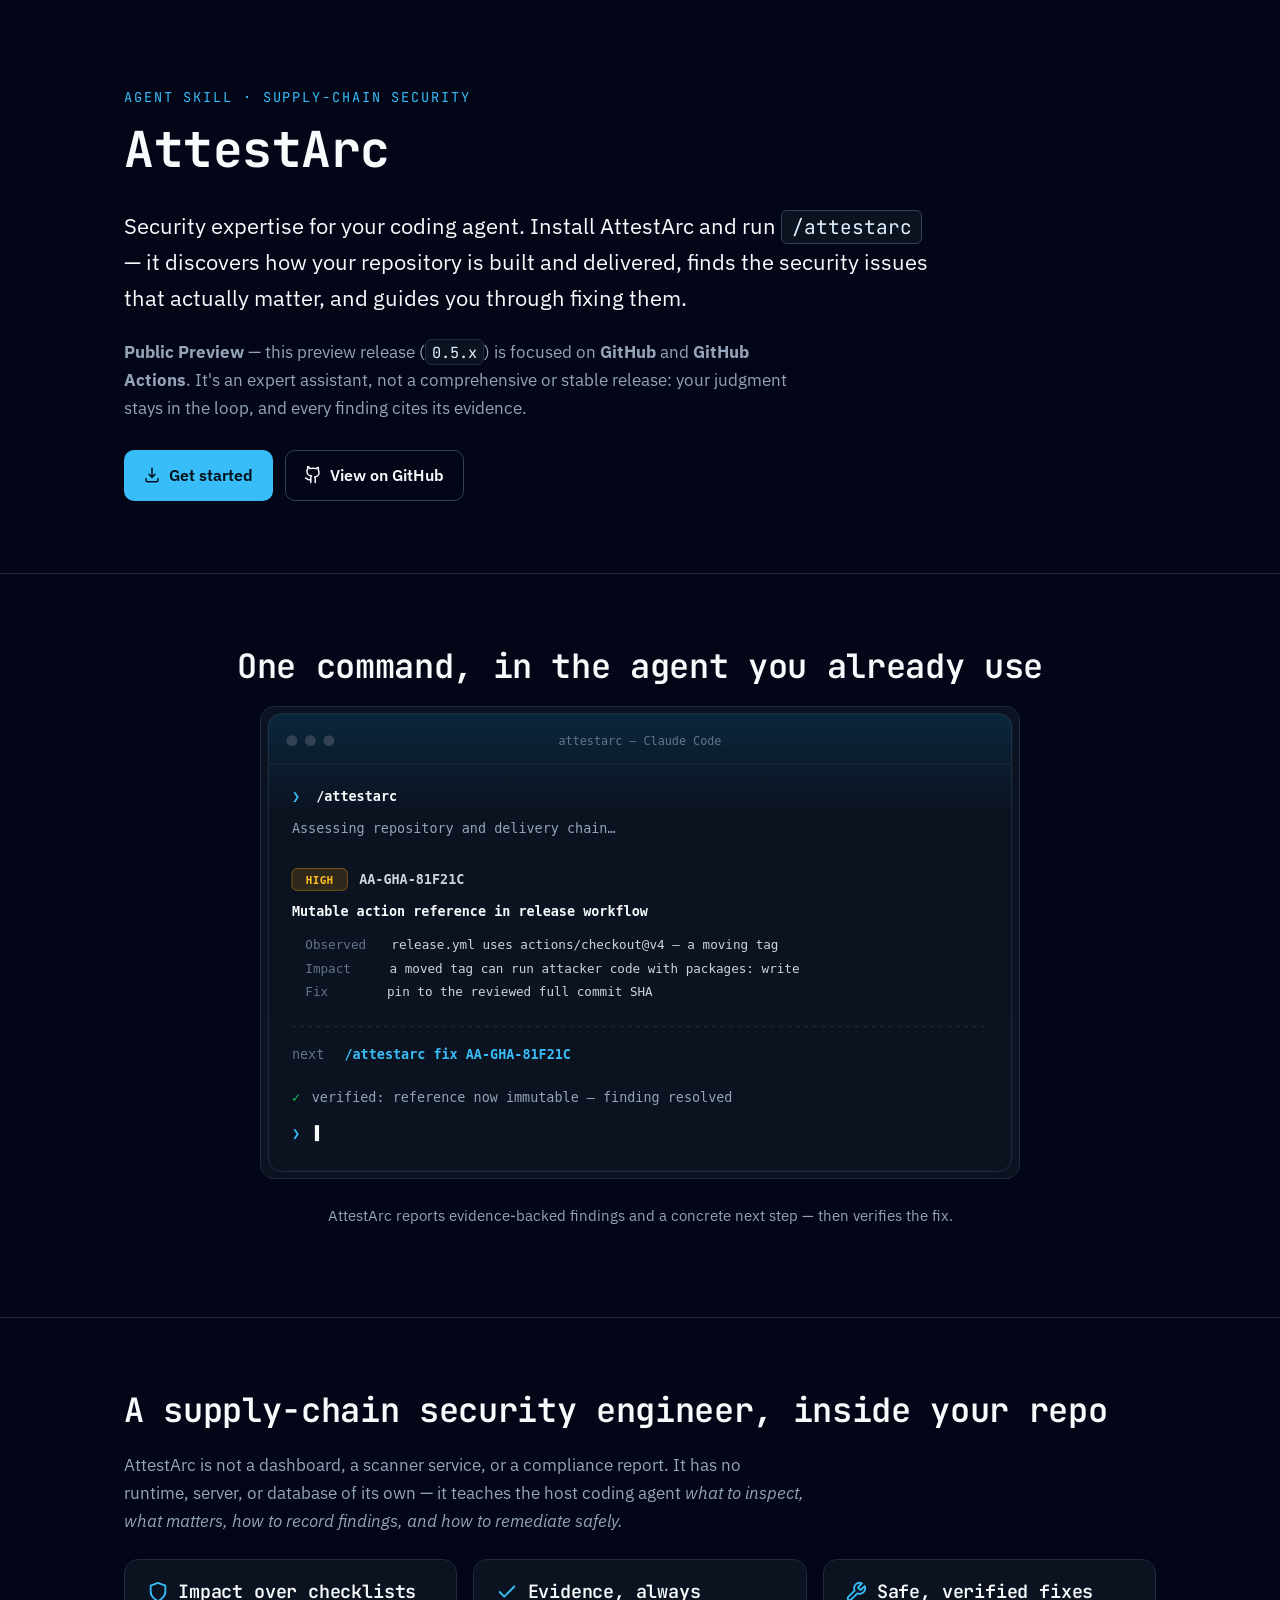
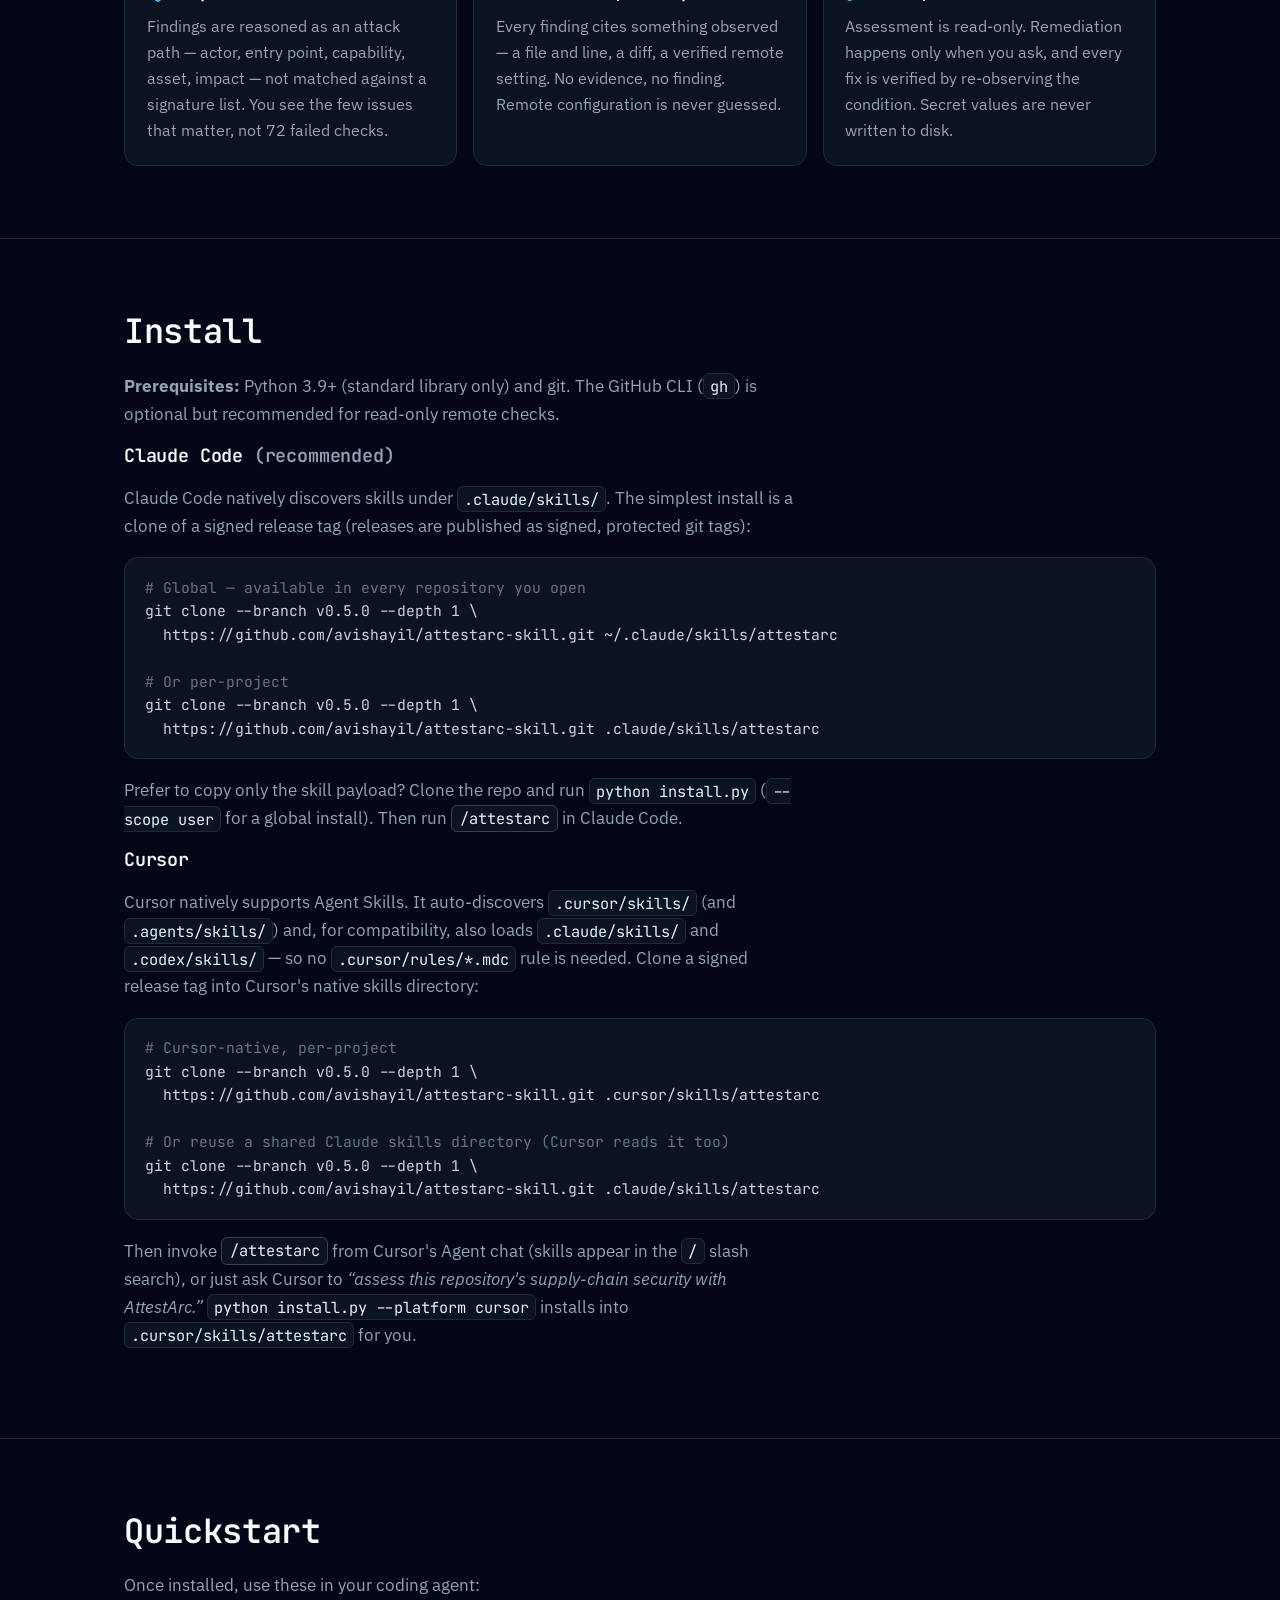
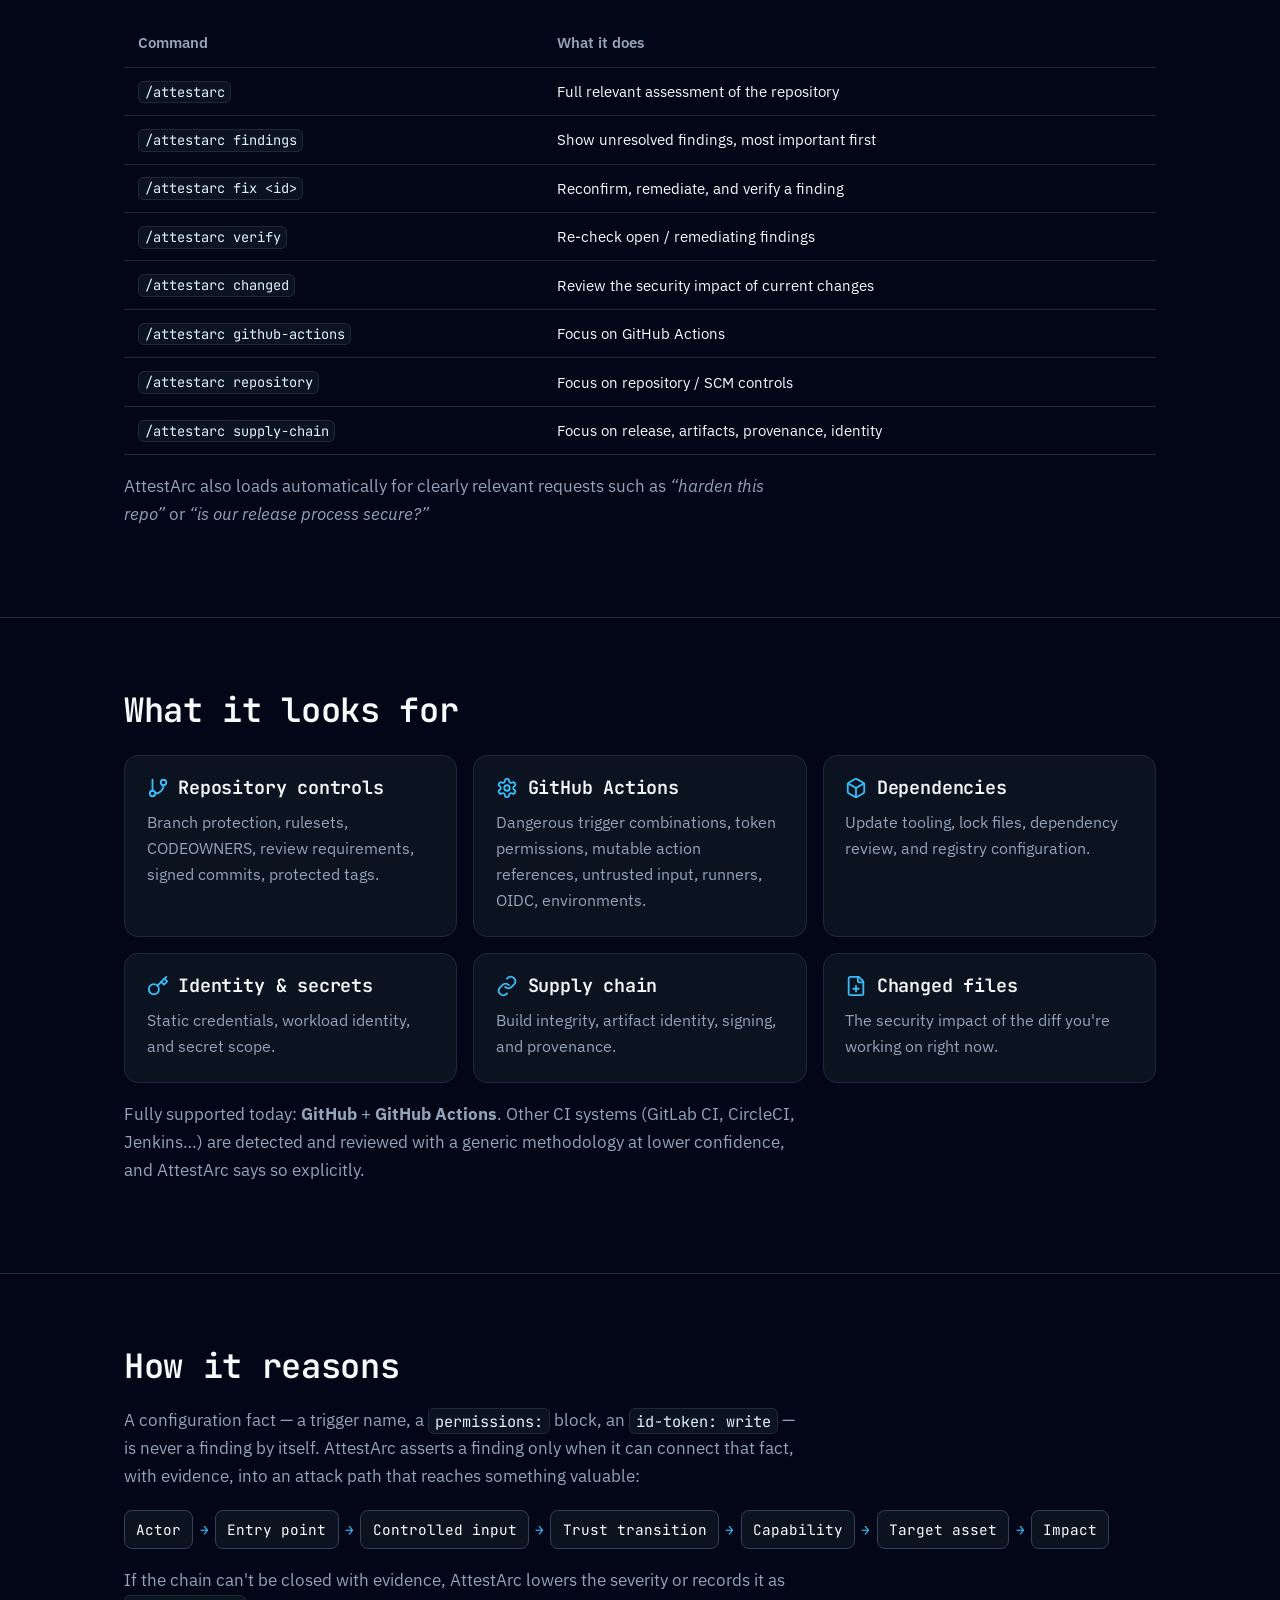
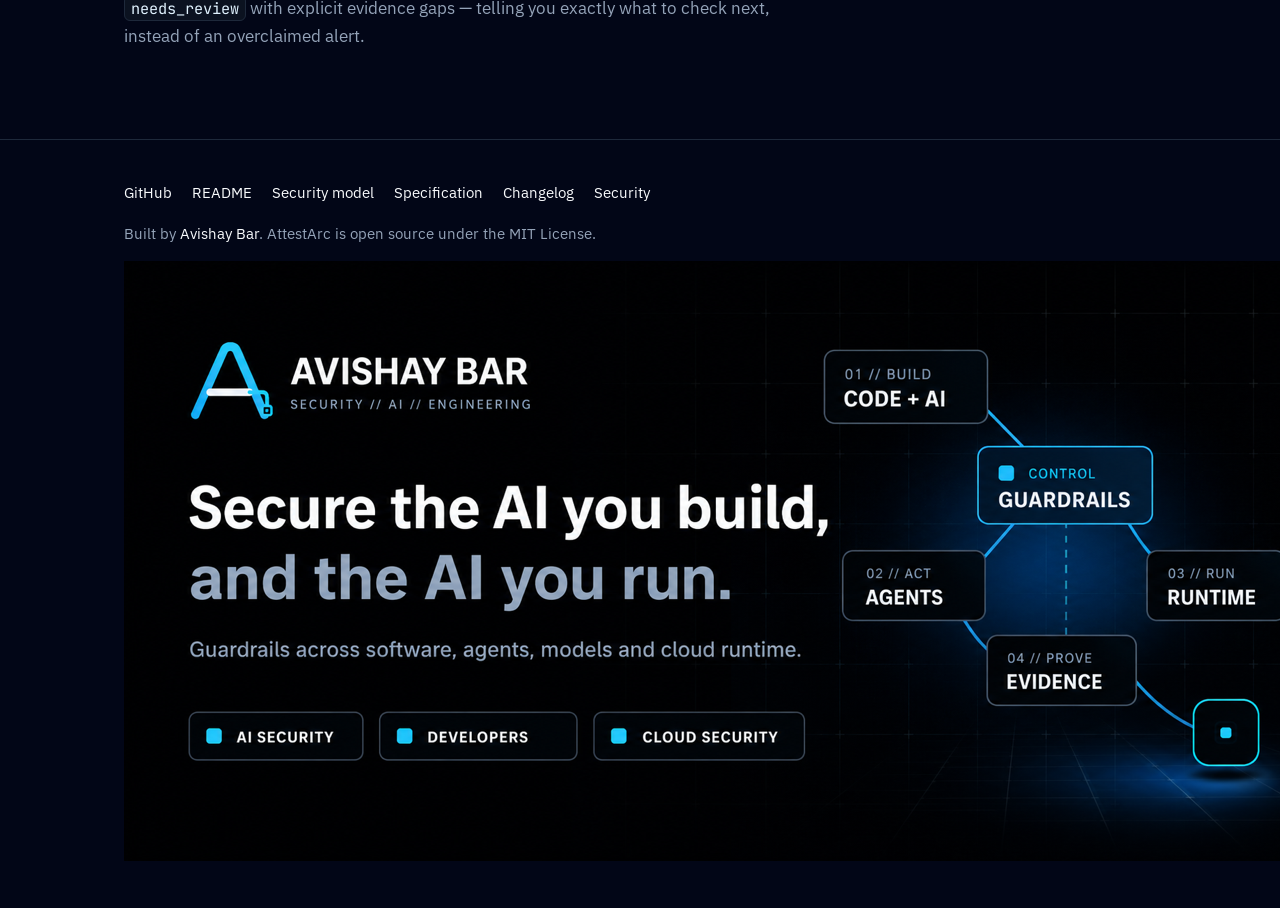
<file: docs/index.html>
<!DOCTYPE html>
<html lang="en">
<head>
  <meta charset="utf-8">
  <meta name="viewport" content="width=device-width, initial-scale=1">
  <title>AttestArc — supply-chain security for your coding agent</title>
  <meta name="description" content="AttestArc is an installable Agent Skill that turns Claude Code (or Cursor) into a software supply-chain security engineer for your repository and CI/CD — evidence-based findings and safe, verified remediation. No scanner service.">
  <link rel="icon" href="favicon.svg" type="image/svg+xml">

  <meta property="og:title" content="AttestArc — supply-chain security for your coding agent">
  <meta property="og:description" content="Evidence-based repository and CI/CD security assessment and remediation, inside the coding agent you already use.">
  <meta property="og:type" content="website">
  <meta property="og:url" content="https://avishay.co.il/attestarc-skill/">
  <link rel="canonical" href="https://avishay.co.il/attestarc-skill/">

  <link rel="preconnect" href="https://fonts.googleapis.com">
  <link rel="preconnect" href="https://fonts.gstatic.com" crossorigin>
  <link href="https://fonts.googleapis.com/css2?family=IBM+Plex+Sans:wght@300;400;500;600;700&family=JetBrains+Mono:wght@400;500;600;700&display=swap" rel="stylesheet">
  <link rel="stylesheet" href="styles.css">
</head>
<body>
  <a class="skip-link" href="#main">Skip to content</a>

  <main id="main">

    <!-- 1. Intro + the /attestarc IDE image -->
    <section class="intro" aria-labelledby="intro-h">
      <div class="container">
        <p class="eyebrow">Agent Skill · Supply-chain security</p>
        <h1 id="intro-h">AttestArc</h1>
        <p class="lede">Security expertise for your coding agent. Install AttestArc and run
          <code class="command-inline">/attestarc</code> — it discovers how your repository is
          built and delivered, finds the security issues that actually matter, and guides you
          through fixing them.</p>
        <p class="muted"><strong>Public Preview</strong> — this preview release (<code>0.5.x</code>)
          is focused on <strong>GitHub</strong> and <strong>GitHub Actions</strong>. It's an expert
          assistant, not a comprehensive or stable release: your judgment stays in the loop, and
          every finding cites its evidence.</p>

        <div class="cta-row">
          <a class="btn btn-primary" href="#install">
            <svg viewBox="0 0 24 24" fill="none" stroke="currentColor" stroke-width="2" stroke-linecap="round" stroke-linejoin="round" aria-hidden="true"><path d="M12 3v12"/><path d="m8 11 4 4 4-4"/><path d="M4 17v2a2 2 0 0 0 2 2h12a2 2 0 0 0 2-2v-2"/></svg>
            Get started
          </a>
          <a class="btn btn-ghost" href="https://github.com/avishayil/attestarc-skill" target="_blank" rel="noopener">
            <svg viewBox="0 0 24 24" fill="none" stroke="currentColor" stroke-width="2" stroke-linecap="round" stroke-linejoin="round" aria-hidden="true"><path d="M15 22v-4a4.8 4.8 0 0 0-1-3.5c3 0 6-2 6-5.5.08-1.25-.27-2.48-1-3.5.28-1.15.28-2.35 0-3.5 0 0-1 0-3 1.5-2.64-.5-5.36-.5-8 0C6 .5 5 .5 5 .5c-.3 1.15-.3 2.35 0 3.5A5.4 5.4 0 0 0 4 7.5C4 11 7 13 10 13a4.8 4.8 0 0 0-1 3.5V22"/><path d="M9 18c-4.51 2-5-2-7-2"/></svg>
            View on GitHub
          </a>
        </div>
      </div>
    </section>

    <section class="showcase" aria-labelledby="showcase-h">
      <div class="container">
        <h2 id="showcase-h" class="reveal">One command, in the agent you already use</h2>
        <figure class="reveal">
          <img src="assets/attestarc-cli.svg" width="900" height="560"
               alt="Terminal showing the /attestarc command: it reports a HIGH-severity finding AA-GHA-81F21C — a mutable action reference in the release workflow — with the observed evidence, why it matters, the recommended fix, and a suggested next step, then confirms the fix as resolved.">
          <figcaption>AttestArc reports evidence-backed findings and a concrete next step — then verifies the fix.</figcaption>
        </figure>
      </div>
    </section>

    <!-- 3a. Value proposition -->
    <section aria-labelledby="value-h">
      <div class="container">
        <h2 id="value-h" class="reveal">A supply-chain security engineer, inside your repo</h2>
        <p class="muted reveal">AttestArc is not a dashboard, a scanner service, or a compliance report.
          It has no runtime, server, or database of its own — it teaches the host coding agent
          <em>what to inspect, what matters, how to record findings, and how to remediate safely.</em></p>

        <div class="grid cols-3">
          <article class="card reveal">
            <h3><span class="icon" aria-hidden="true"><svg viewBox="0 0 24 24" fill="none" stroke="currentColor" stroke-width="2" stroke-linecap="round" stroke-linejoin="round"><path d="M12 22s8-4 8-10V5l-8-3-8 3v7c0 6 8 10 8 10Z"/></svg></span>Impact over checklists</h3>
            <p>Findings are reasoned as an attack path — actor, entry point, capability, asset, impact — not matched against a signature list. You see the few issues that matter, not 72 failed checks.</p>
          </article>
          <article class="card reveal">
            <h3><span class="icon" aria-hidden="true"><svg viewBox="0 0 24 24" fill="none" stroke="currentColor" stroke-width="2" stroke-linecap="round" stroke-linejoin="round"><path d="M20 6 9 17l-5-5"/></svg></span>Evidence, always</h3>
            <p>Every finding cites something observed — a file and line, a diff, a verified remote setting. No evidence, no finding. Remote configuration is never guessed.</p>
          </article>
          <article class="card reveal">
            <h3><span class="icon" aria-hidden="true"><svg viewBox="0 0 24 24" fill="none" stroke="currentColor" stroke-width="2" stroke-linecap="round" stroke-linejoin="round"><path d="M14.7 6.3a1 1 0 0 0 0 1.4l1.6 1.6a1 1 0 0 0 1.4 0l3.77-3.77a6 6 0 0 1-7.94 7.94l-6.91 6.91a2.12 2.12 0 0 1-3-3l6.91-6.91a6 6 0 0 1 7.94-7.94l-3.76 3.76Z"/></svg></span>Safe, verified fixes</h3>
            <p>Assessment is read-only. Remediation happens only when you ask, and every fix is verified by re-observing the condition. Secret values are never written to disk.</p>
          </article>
        </div>
      </div>
    </section>

    <!-- 3b. Install -->
    <section id="install" aria-labelledby="install-h">
      <div class="container">
        <h2 id="install-h" class="reveal">Install</h2>
        <p class="muted reveal"><strong>Prerequisites:</strong> Python 3.9+ (standard library only) and git.
          The GitHub CLI (<code>gh</code>) is optional but recommended for read-only remote checks.</p>

        <h3 class="reveal">Claude Code <span class="muted">(recommended)</span></h3>
        <p class="muted reveal">Claude Code natively discovers skills under <code>.claude/skills/</code>.
          The simplest install is a clone of a signed release tag (releases are published as
          signed, protected git tags):</p>
        <pre class="reveal"><code><span class="comment"># Global — available in every repository you open</span>
git clone --branch v0.5.0 --depth 1 \
  https://github.com/avishayil/attestarc-skill.git ~/.claude/skills/attestarc

<span class="comment"># Or per-project</span>
git clone --branch v0.5.0 --depth 1 \
  https://github.com/avishayil/attestarc-skill.git .claude/skills/attestarc</code></pre>
        <p class="muted reveal">Prefer to copy only the skill payload? Clone the repo and run
          <code>python install.py</code> (<code>--scope user</code> for a global install). Then run
          <code class="command-inline">/attestarc</code> in Claude Code.</p>

        <h3 class="reveal">Cursor</h3>
        <p class="muted reveal">Cursor natively supports Agent Skills. It auto-discovers
          <code>.cursor/skills/</code> (and <code>.agents/skills/</code>) and, for compatibility,
          also loads <code>.claude/skills/</code> and <code>.codex/skills/</code> — so no
          <code>.cursor/rules/*.mdc</code> rule is needed. Clone a signed release tag into Cursor's
          native skills directory:</p>
        <pre class="reveal"><code><span class="comment"># Cursor-native, per-project</span>
git clone --branch v0.5.0 --depth 1 \
  https://github.com/avishayil/attestarc-skill.git .cursor/skills/attestarc

<span class="comment"># Or reuse a shared Claude skills directory (Cursor reads it too)</span>
git clone --branch v0.5.0 --depth 1 \
  https://github.com/avishayil/attestarc-skill.git .claude/skills/attestarc</code></pre>
        <p class="muted reveal">Then invoke <code class="command-inline">/attestarc</code> from Cursor's
          Agent chat (skills appear in the <code>/</code> slash search), or just ask Cursor to
          <em>“assess this repository's supply-chain security with AttestArc.”</em>
          <code>python install.py --platform cursor</code> installs into <code>.cursor/skills/attestarc</code>
          for you.</p>
      </div>
    </section>

    <!-- 3c. Quickstart commands -->
    <section aria-labelledby="quickstart-h">
      <div class="container">
        <h2 id="quickstart-h" class="reveal">Quickstart</h2>
        <p class="muted reveal">Once installed, use these in your coding agent:</p>
        <div class="table-wrap reveal">
          <table>
            <thead><tr><th scope="col">Command</th><th scope="col">What it does</th></tr></thead>
            <tbody>
              <tr><td><code>/attestarc</code></td><td>Full relevant assessment of the repository</td></tr>
              <tr><td><code>/attestarc findings</code></td><td>Show unresolved findings, most important first</td></tr>
              <tr><td><code>/attestarc fix &lt;id&gt;</code></td><td>Reconfirm, remediate, and verify a finding</td></tr>
              <tr><td><code>/attestarc verify</code></td><td>Re-check open / remediating findings</td></tr>
              <tr><td><code>/attestarc changed</code></td><td>Review the security impact of current changes</td></tr>
              <tr><td><code>/attestarc github-actions</code></td><td>Focus on GitHub Actions</td></tr>
              <tr><td><code>/attestarc repository</code></td><td>Focus on repository / SCM controls</td></tr>
              <tr><td><code>/attestarc supply-chain</code></td><td>Focus on release, artifacts, provenance, identity</td></tr>
            </tbody>
          </table>
        </div>
        <p class="muted reveal">AttestArc also loads automatically for clearly relevant requests such as
          <em>“harden this repo”</em> or <em>“is our release process secure?”</em></p>
      </div>
    </section>

    <!-- 3d. What it looks for -->
    <section aria-labelledby="looks-h">
      <div class="container">
        <h2 id="looks-h" class="reveal">What it looks for</h2>
        <div class="grid cols-3">
          <article class="card reveal"><h3><span class="icon" aria-hidden="true"><svg viewBox="0 0 24 24" fill="none" stroke="currentColor" stroke-width="2" stroke-linecap="round" stroke-linejoin="round"><line x1="6" y1="3" x2="6" y2="15"/><circle cx="18" cy="6" r="3"/><circle cx="6" cy="18" r="3"/><path d="M18 9a9 9 0 0 1-9 9"/></svg></span>Repository controls</h3><p>Branch protection, rulesets, CODEOWNERS, review requirements, signed commits, protected tags.</p></article>
          <article class="card reveal"><h3><span class="icon" aria-hidden="true"><svg viewBox="0 0 24 24" fill="none" stroke="currentColor" stroke-width="2" stroke-linecap="round" stroke-linejoin="round"><path d="M12.22 2h-.44a2 2 0 0 0-2 2v.18a2 2 0 0 1-1 1.73l-.43.25a2 2 0 0 1-2 0l-.15-.08a2 2 0 0 0-2.73.73l-.22.38a2 2 0 0 0 .73 2.73l.15.1a2 2 0 0 1 1 1.72v.51a2 2 0 0 1-1 1.74l-.15.09a2 2 0 0 0-.73 2.73l.22.38a2 2 0 0 0 2.73.73l.15-.08a2 2 0 0 1 2 0l.43.25a2 2 0 0 1 1 1.73V20a2 2 0 0 0 2 2h.44a2 2 0 0 0 2-2v-.18a2 2 0 0 1 1-1.73l.43-.25a2 2 0 0 1 2 0l.15.08a2 2 0 0 0 2.73-.73l.22-.39a2 2 0 0 0-.73-2.73l-.15-.08a2 2 0 0 1-1-1.74v-.5a2 2 0 0 1 1-1.74l.15-.09a2 2 0 0 0 .73-2.73l-.22-.38a2 2 0 0 0-2.73-.73l-.15.08a2 2 0 0 1-2 0l-.43-.25a2 2 0 0 1-1-1.73V4a2 2 0 0 0-2-2Z"/><circle cx="12" cy="12" r="3"/></svg></span>GitHub Actions</h3><p>Dangerous trigger combinations, token permissions, mutable action references, untrusted input, runners, OIDC, environments.</p></article>
          <article class="card reveal"><h3><span class="icon" aria-hidden="true"><svg viewBox="0 0 24 24" fill="none" stroke="currentColor" stroke-width="2" stroke-linecap="round" stroke-linejoin="round"><path d="M21 8a2 2 0 0 0-1-1.73l-7-4a2 2 0 0 0-2 0l-7 4A2 2 0 0 0 3 8v8a2 2 0 0 0 1 1.73l7 4a2 2 0 0 0 2 0l7-4A2 2 0 0 0 21 16Z"/><path d="m3.3 7 8.7 5 8.7-5"/><path d="M12 22V12"/></svg></span>Dependencies</h3><p>Update tooling, lock files, dependency review, and registry configuration.</p></article>
          <article class="card reveal"><h3><span class="icon" aria-hidden="true"><svg viewBox="0 0 24 24" fill="none" stroke="currentColor" stroke-width="2" stroke-linecap="round" stroke-linejoin="round"><circle cx="7.5" cy="15.5" r="5.5"/><path d="m21 2-9.6 9.6"/><path d="m15.5 7.5 3 3L22 7l-3-3"/></svg></span>Identity &amp; secrets</h3><p>Static credentials, workload identity, and secret scope.</p></article>
          <article class="card reveal"><h3><span class="icon" aria-hidden="true"><svg viewBox="0 0 24 24" fill="none" stroke="currentColor" stroke-width="2" stroke-linecap="round" stroke-linejoin="round"><path d="M10 13a5 5 0 0 0 7 0l3-3a5 5 0 0 0-7-7l-1 1"/><path d="M14 11a5 5 0 0 0-7 0l-3 3a5 5 0 0 0 7 7l1-1"/></svg></span>Supply chain</h3><p>Build integrity, artifact identity, signing, and provenance.</p></article>
          <article class="card reveal"><h3><span class="icon" aria-hidden="true"><svg viewBox="0 0 24 24" fill="none" stroke="currentColor" stroke-width="2" stroke-linecap="round" stroke-linejoin="round"><path d="M15 2H6a2 2 0 0 0-2 2v16a2 2 0 0 0 2 2h12a2 2 0 0 0 2-2V7Z"/><path d="M14 2v4a2 2 0 0 0 2 2h4"/><path d="M12 12v6"/><path d="M9 15h6"/></svg></span>Changed files</h3><p>The security impact of the diff you're working on right now.</p></article>
        </div>
        <p class="muted reveal">Fully supported today: <strong>GitHub</strong> + <strong>GitHub Actions</strong>.
          Other CI systems (GitLab CI, CircleCI, Jenkins…) are detected and reviewed with a generic
          methodology at lower confidence, and AttestArc says so explicitly.</p>
      </div>
    </section>

    <!-- 3e. How it reasons -->
    <section aria-labelledby="reason-h">
      <div class="container">
        <h2 id="reason-h" class="reveal">How it reasons</h2>
        <p class="muted reveal">A configuration fact — a trigger name, a <code>permissions:</code> block,
          an <code>id-token: write</code> — is never a finding by itself. AttestArc asserts a finding only
          when it can connect that fact, with evidence, into an attack path that reaches something valuable:</p>
        <div class="chain reveal" role="img" aria-label="Reasoning chain: actor, then entry point, then attacker-controlled input, then trust transition, then capability, then target asset, then security impact.">
          <span class="node">Actor</span><span class="arrow">→</span>
          <span class="node">Entry point</span><span class="arrow">→</span>
          <span class="node">Controlled input</span><span class="arrow">→</span>
          <span class="node">Trust transition</span><span class="arrow">→</span>
          <span class="node">Capability</span><span class="arrow">→</span>
          <span class="node">Target asset</span><span class="arrow">→</span>
          <span class="node">Impact</span>
        </div>
        <p class="muted reveal">If the chain can't be closed with evidence, AttestArc lowers the severity or
          records it as <code>needs_review</code> with explicit evidence gaps — telling you exactly what to
          check next, instead of an overclaimed alert.</p>
      </div>
    </section>

  </main>

  <footer>
    <div class="container footer-inner">
      <div class="footer-text">
        <nav class="links" aria-label="Project links">
          <a href="https://github.com/avishayil/attestarc-skill" target="_blank" rel="noopener">GitHub</a>
          <a href="https://github.com/avishayil/attestarc-skill#readme" target="_blank" rel="noopener">README</a>
          <a href="security.html">Security model</a>
          <a href="https://github.com/avishayil/attestarc-skill/blob/main/SPECIFICATION.md" target="_blank" rel="noopener">Specification</a>
          <a href="https://github.com/avishayil/attestarc-skill/blob/main/CHANGELOG.md" target="_blank" rel="noopener">Changelog</a>
          <a href="https://github.com/avishayil/attestarc-skill/blob/main/SECURITY.md" target="_blank" rel="noopener">Security</a>
        </nav>
        <p>Built by <a href="https://avishay.co.il" target="_blank" rel="noopener">Avishay Bar</a>.
          AttestArc is open source under the MIT License.</p>
      </div>
      <a class="footer-brand" href="https://avishay.co.il" target="_blank" rel="noopener"
         aria-label="Avishay Bar — Security // AI // Engineering">
        <img src="assets/hero.png" width="1200" height="600"
             alt="Avishay Bar — Security // AI // Engineering">
      </a>
    </div>
  </footer>

  <script>
    // Subtle scroll-reveal; skipped entirely when the user prefers reduced motion.
    (function () {
      var reduce = window.matchMedia && window.matchMedia('(prefers-reduced-motion: reduce)').matches;
      var els = document.querySelectorAll('.reveal');
      if (reduce || !('IntersectionObserver' in window)) {
        els.forEach(function (el) { el.classList.add('in'); });
        return;
      }
      var io = new IntersectionObserver(function (entries) {
        entries.forEach(function (e) {
          if (e.isIntersecting) { e.target.classList.add('in'); io.unobserve(e.target); }
        });
      }, { rootMargin: '0px 0px -10% 0px' });
      els.forEach(function (el) { io.observe(el); });
    })();
  </script>
</body>
</html>
</file>
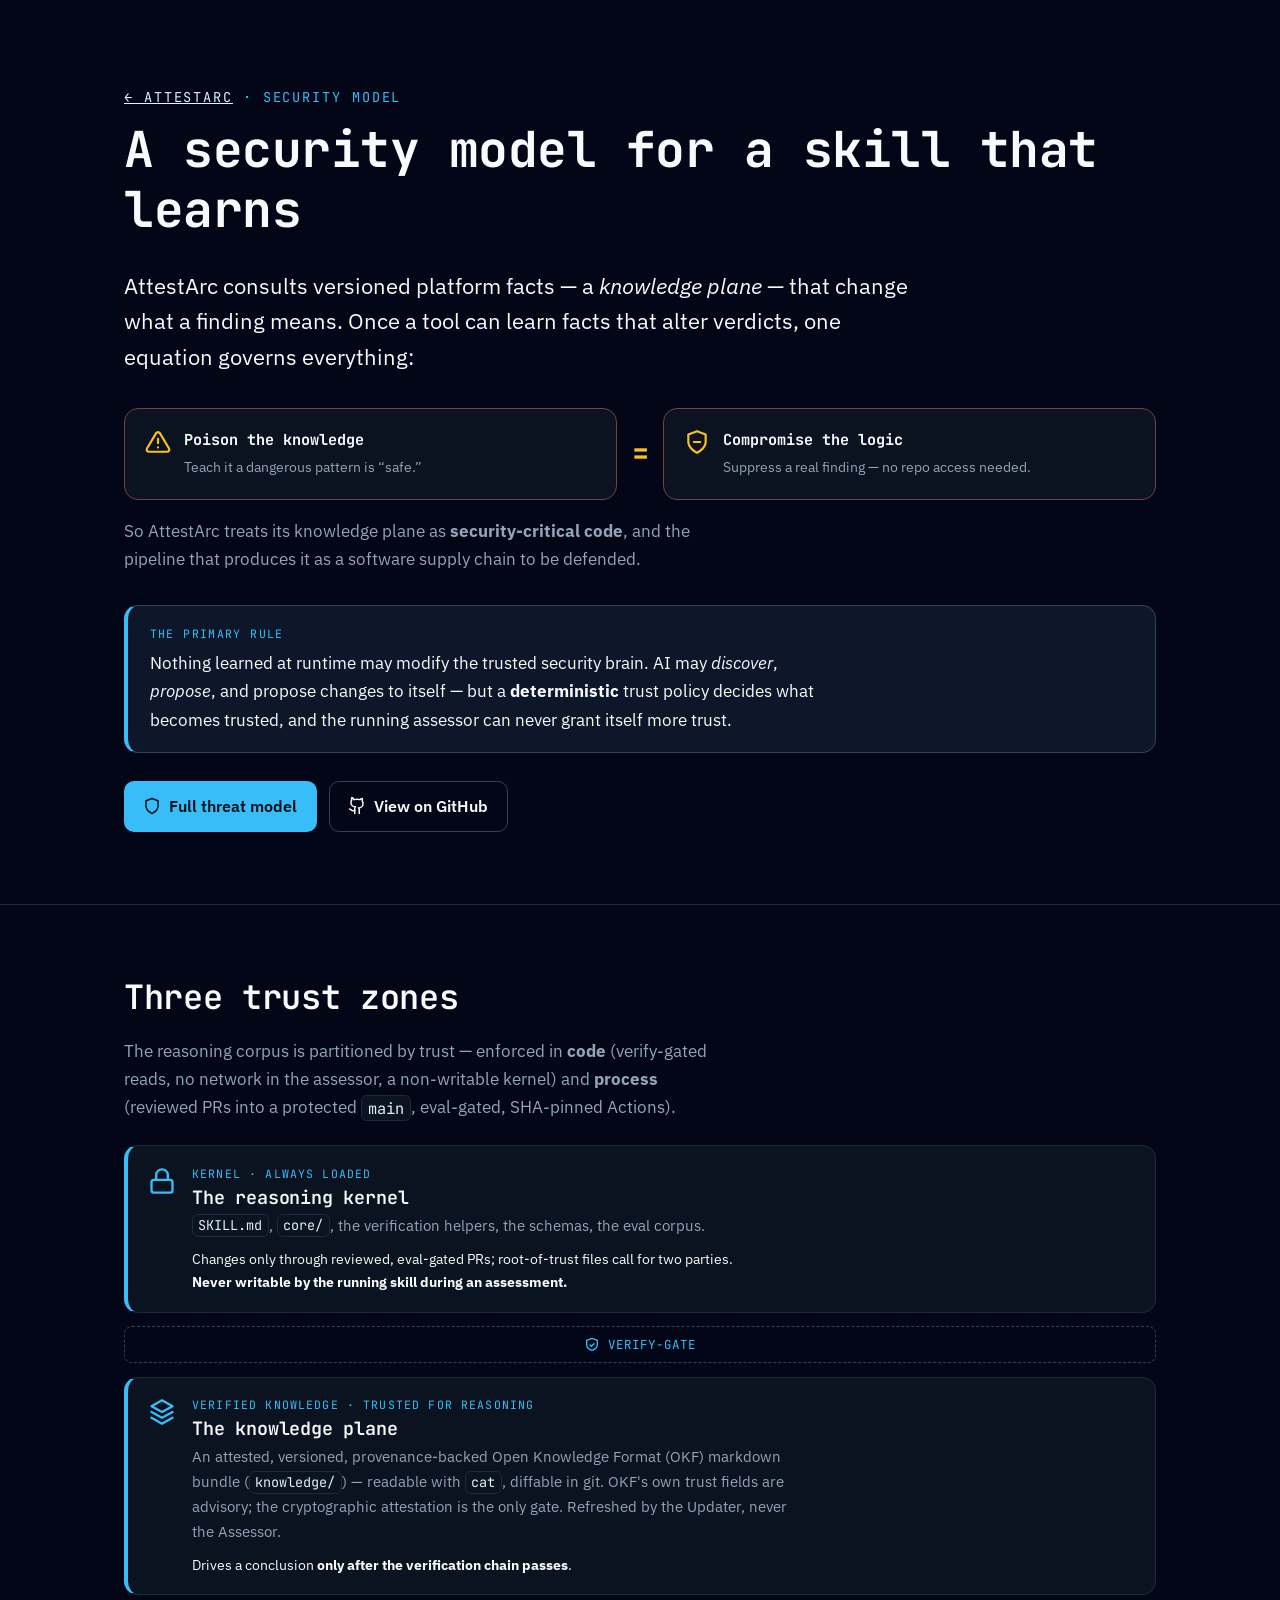
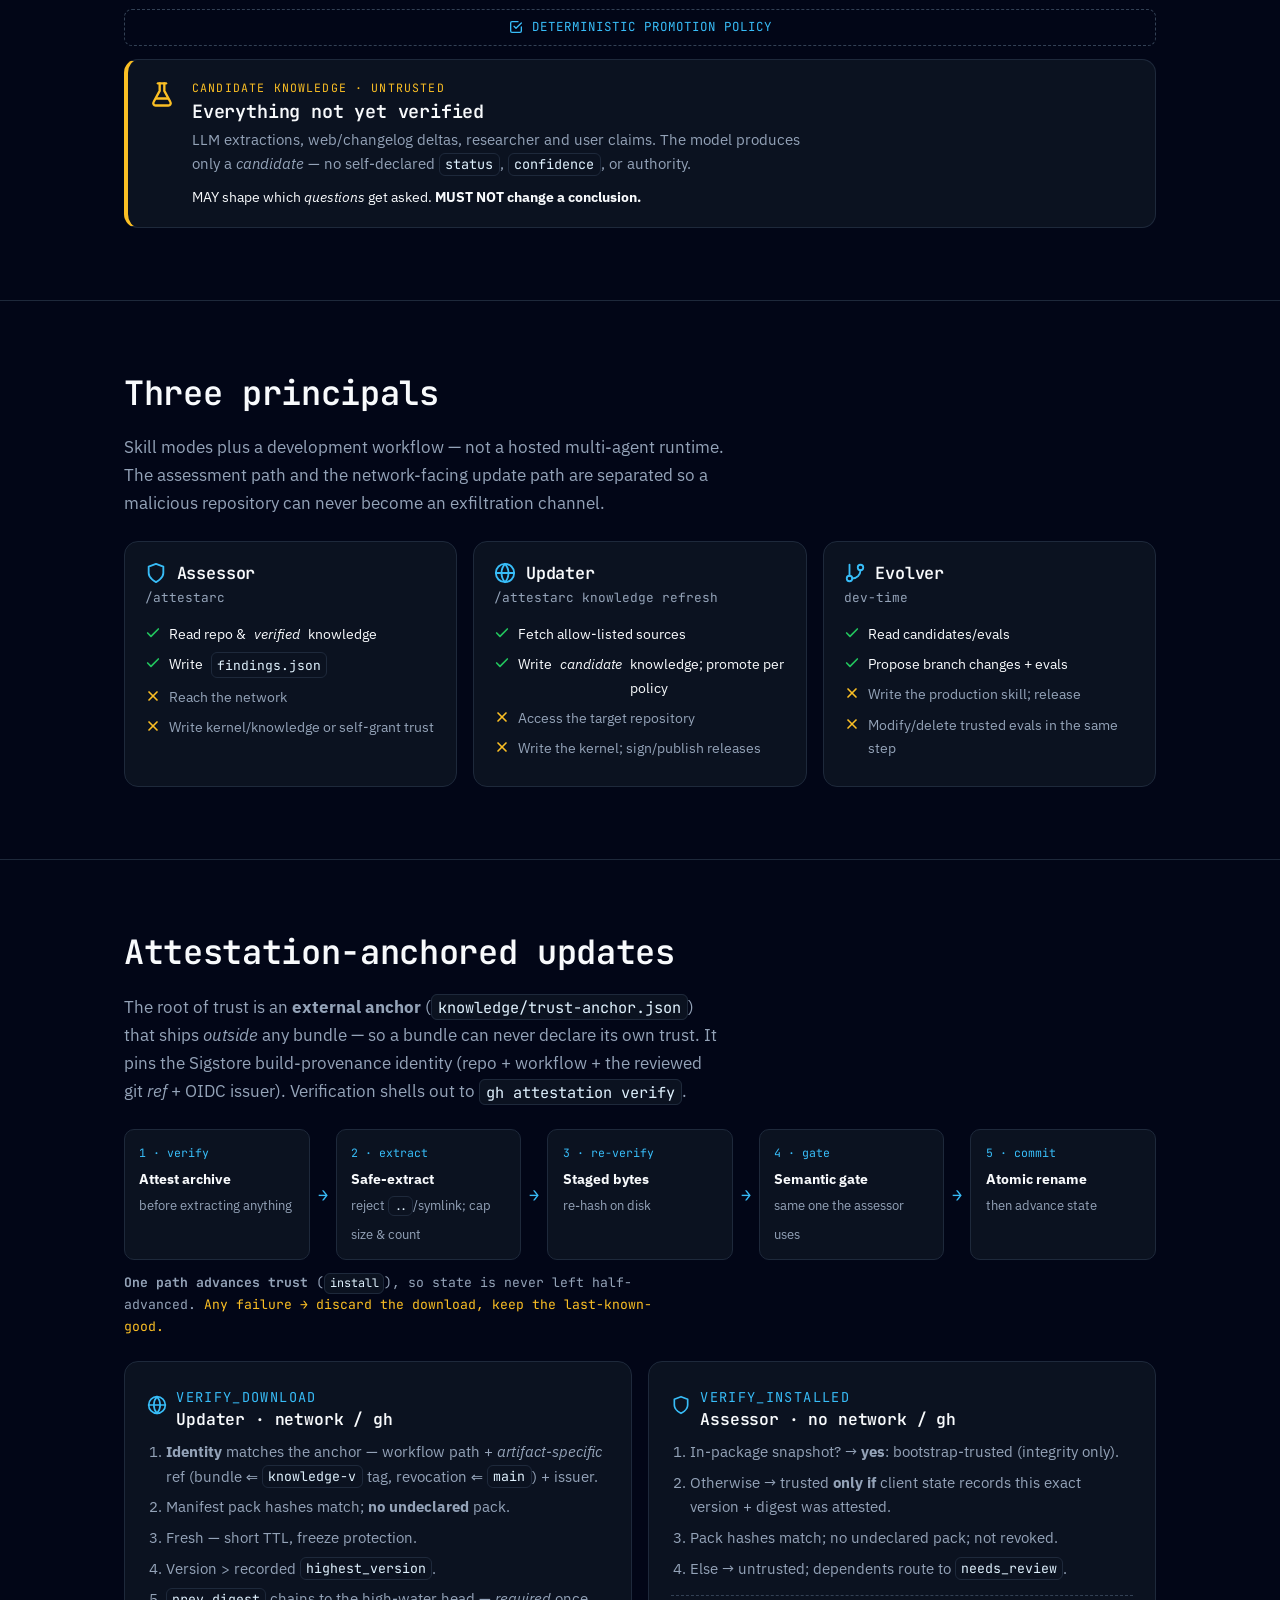
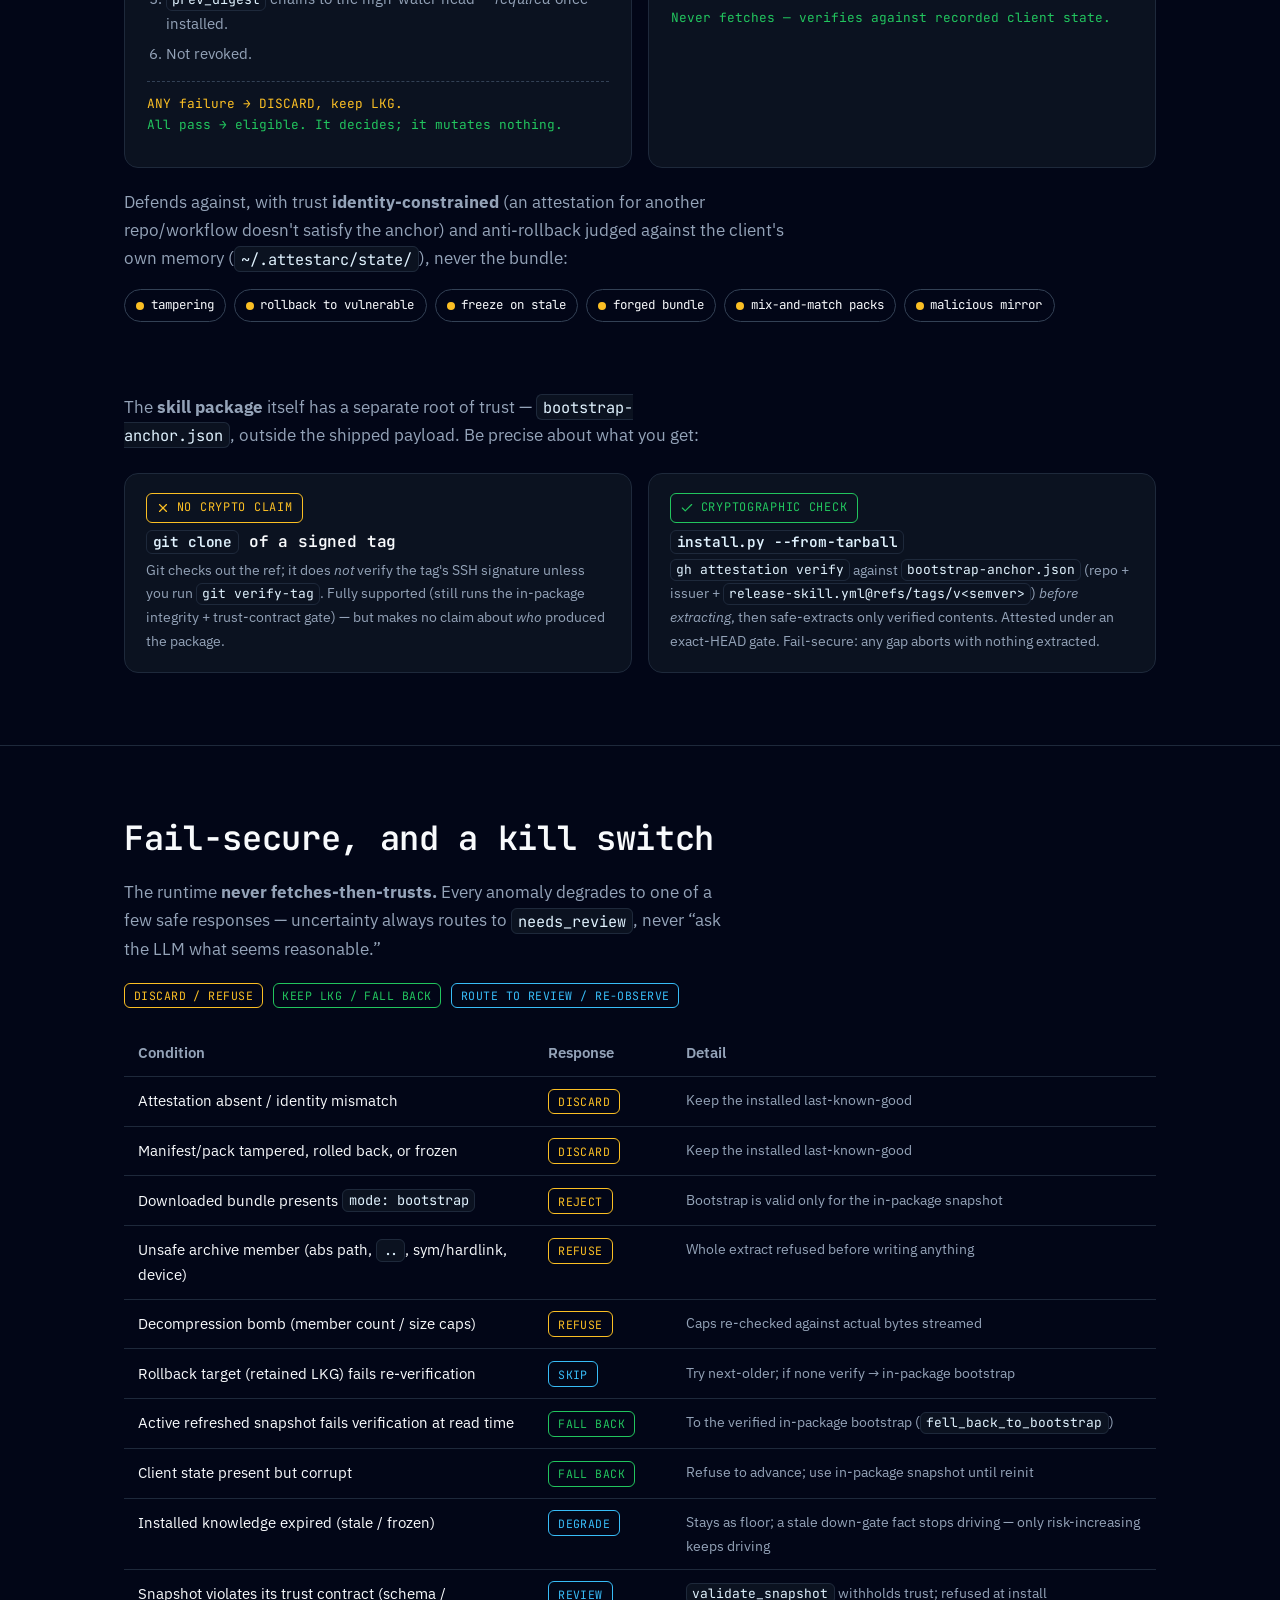
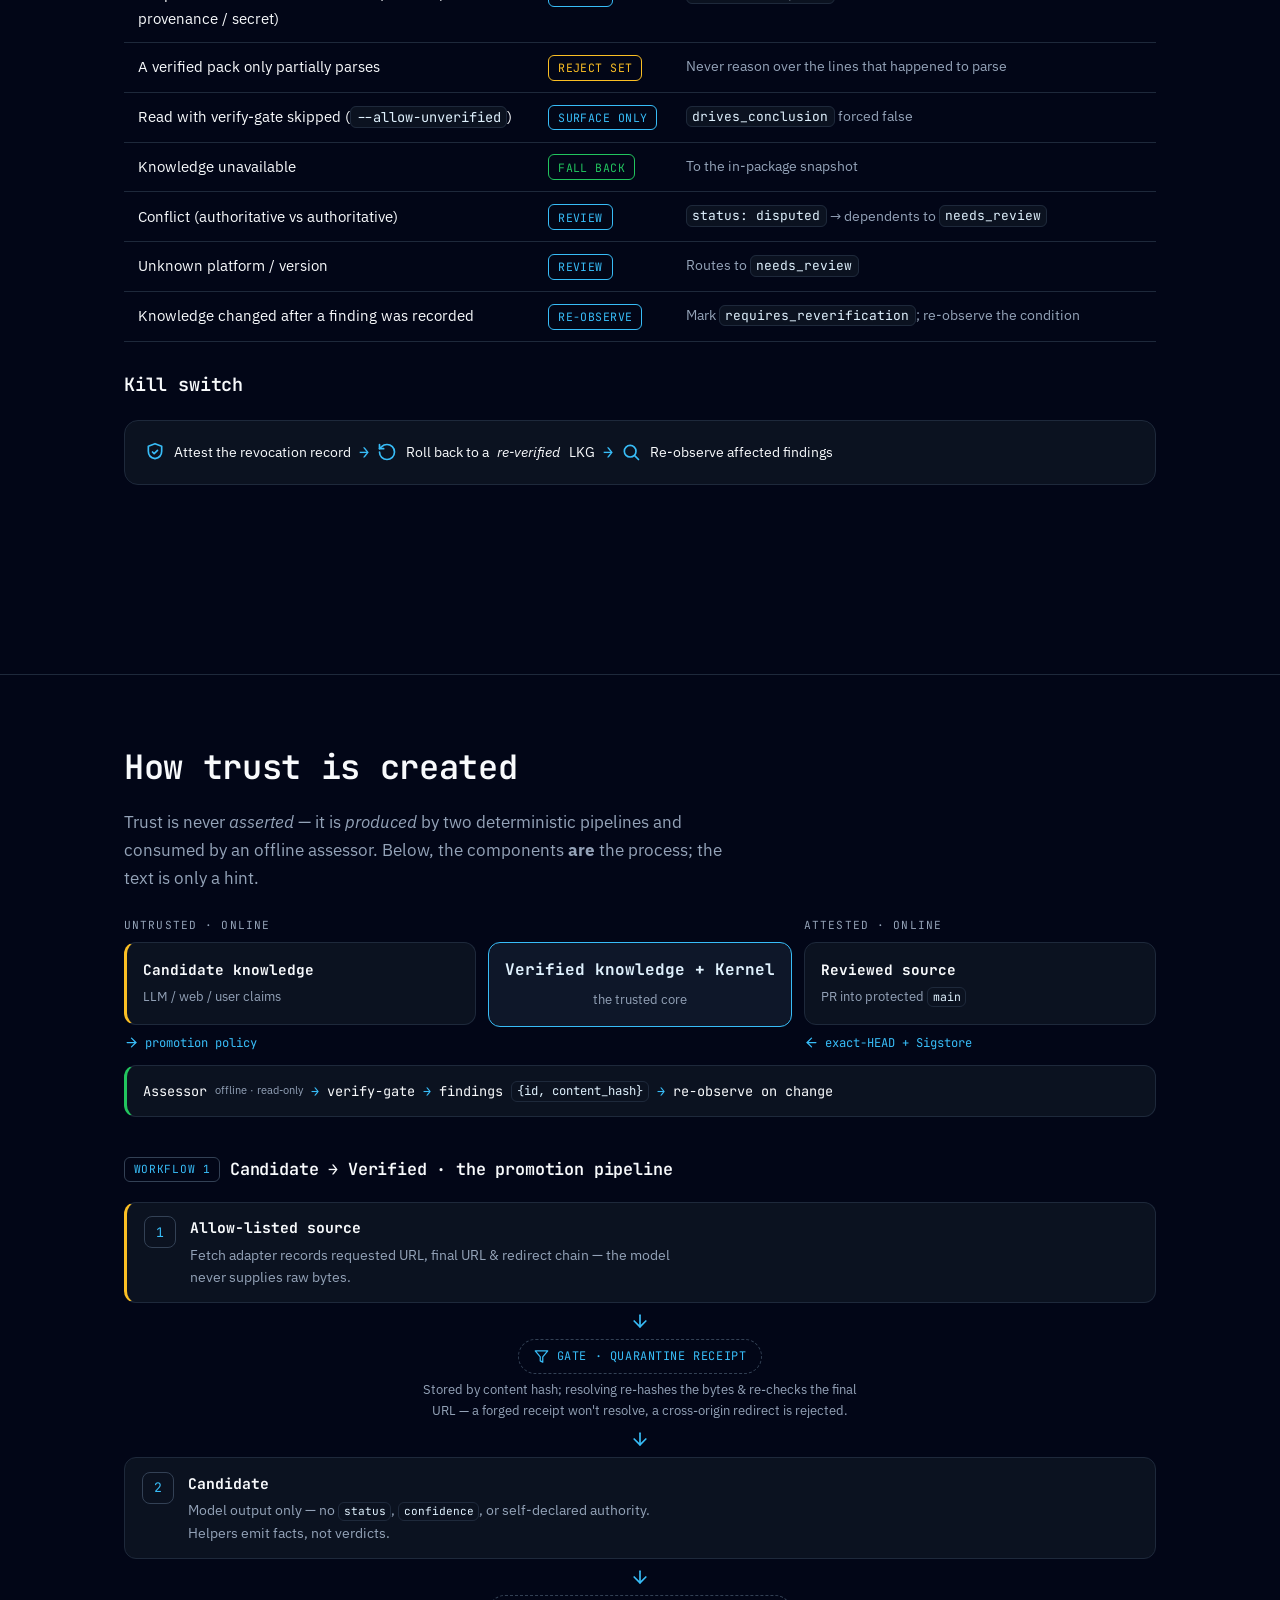
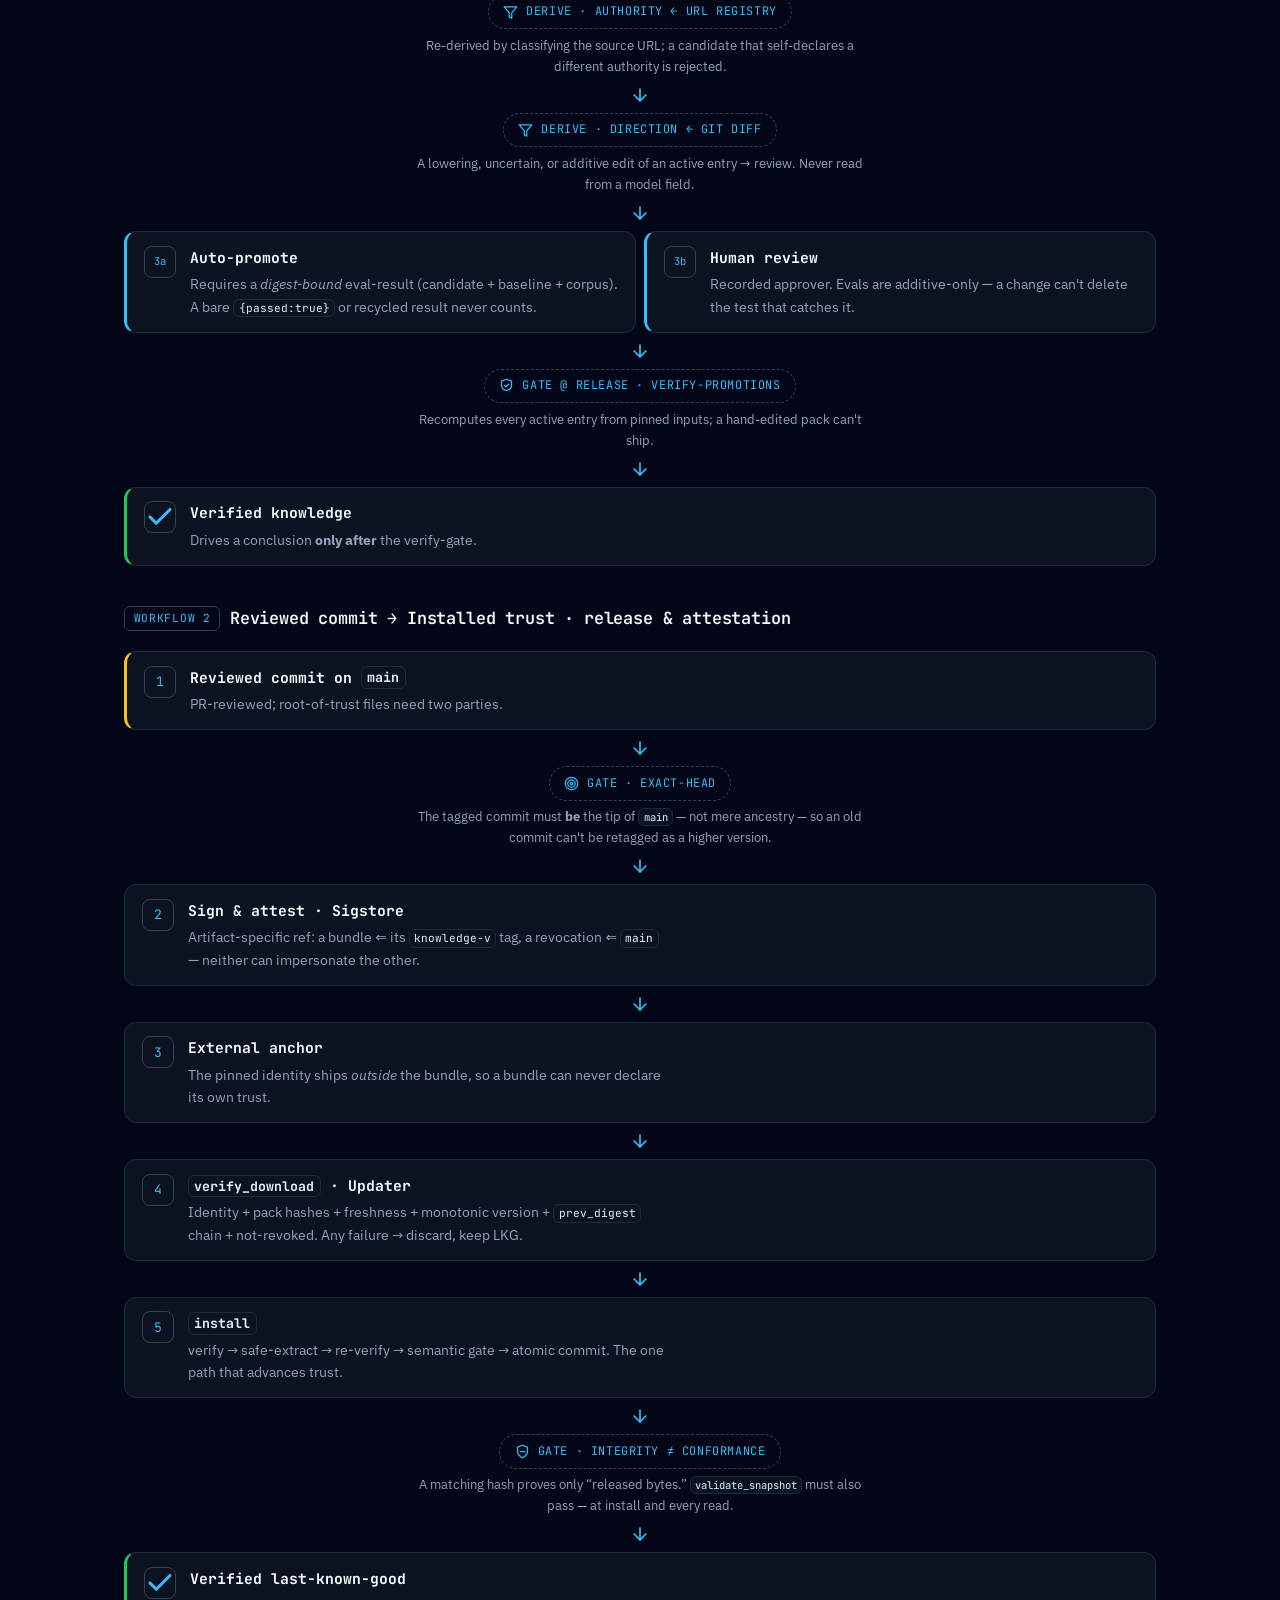
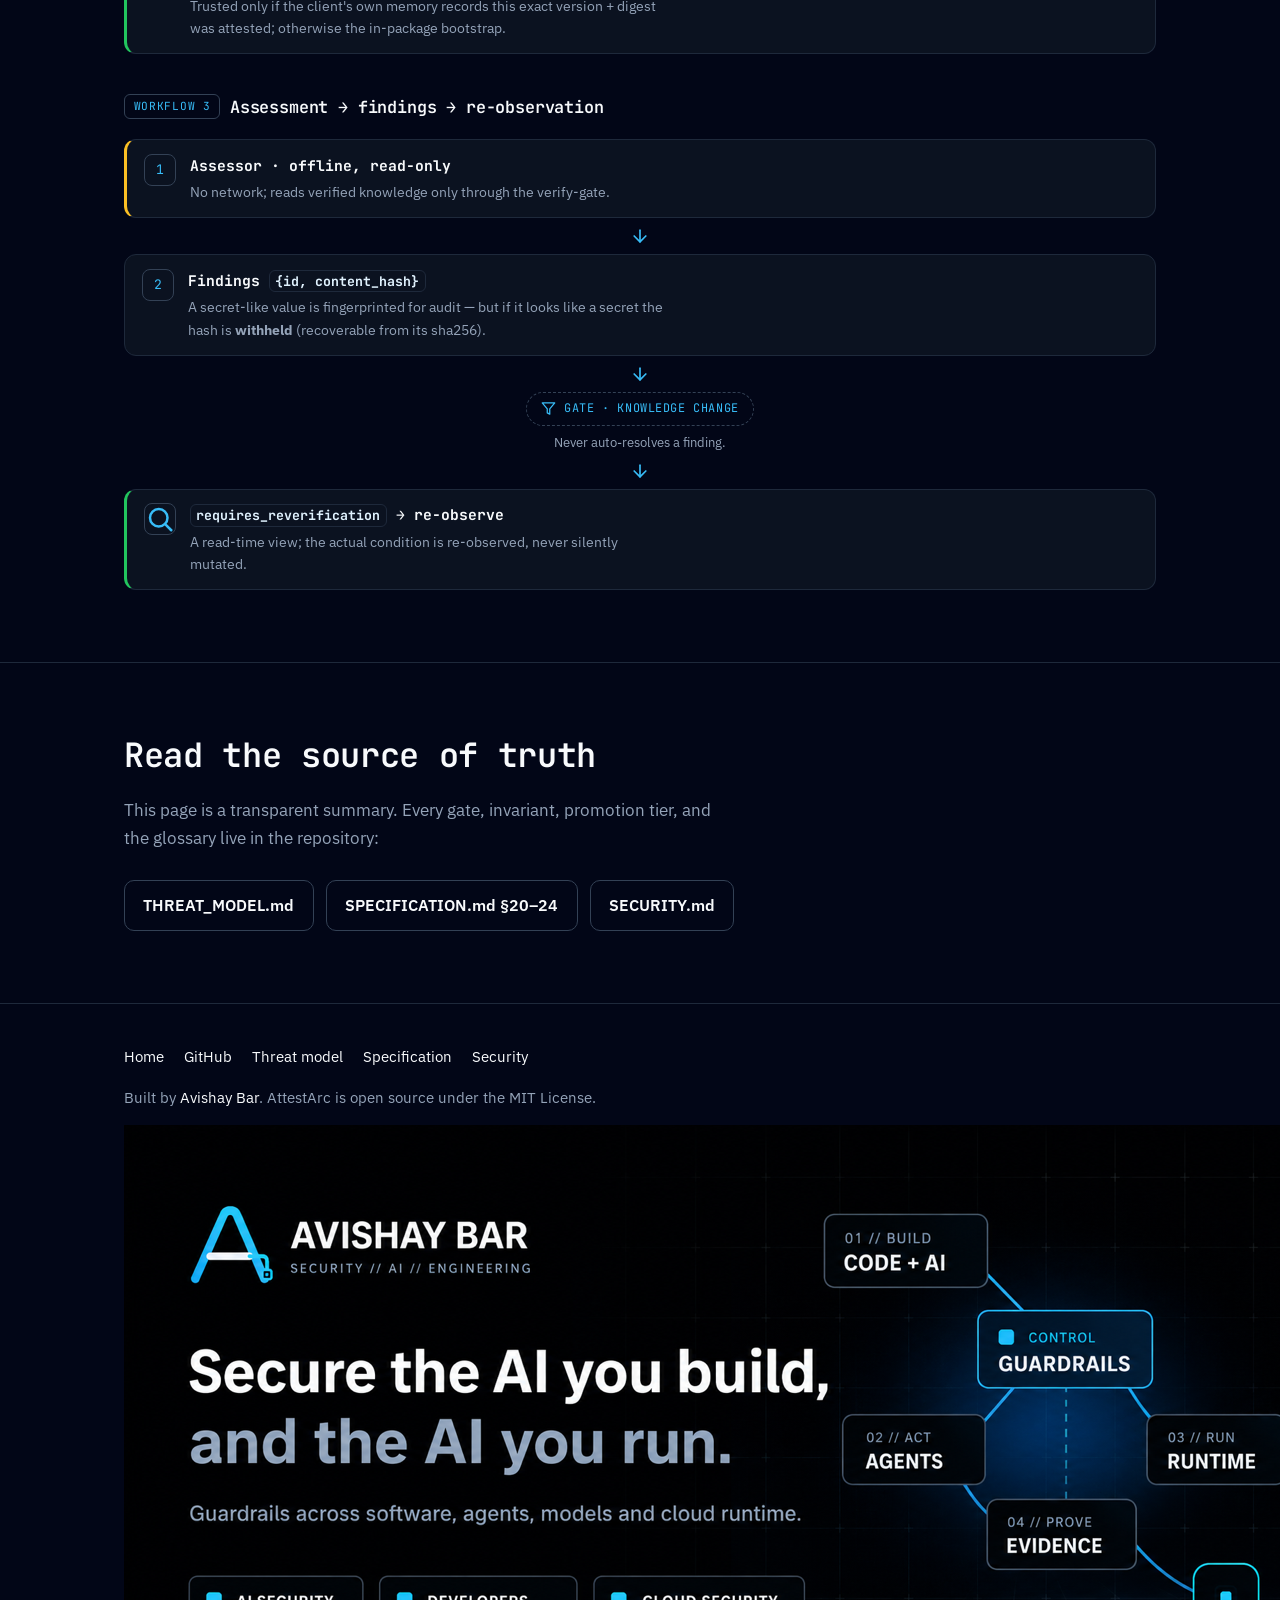
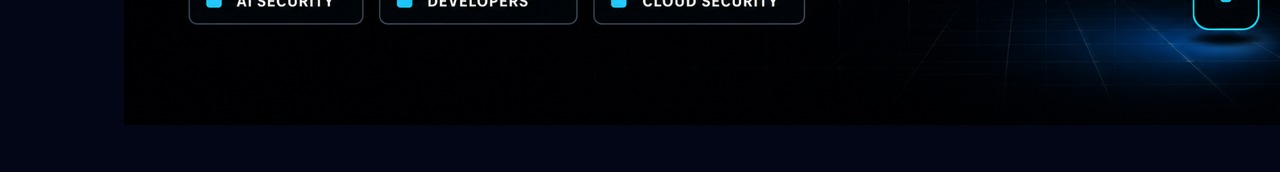
<file: docs/security.html>
<!DOCTYPE html>
<html lang="en">
<head>
  <meta charset="utf-8">
  <meta name="viewport" content="width=device-width, initial-scale=1">
  <title>AttestArc — security model &amp; knowledge-plane trust</title>
  <meta name="description" content="How AttestArc secures itself: a Kernel / Verified Knowledge / Candidate Knowledge trust split, three separated principals, and a Sigstore-attested, fail-secure knowledge plane. For a skill that learns, poisoning its knowledge equals compromising its logic — so the knowledge plane is treated as security-critical code.">
  <link rel="icon" href="favicon.svg" type="image/svg+xml">

  <meta property="og:title" content="AttestArc — security model & knowledge-plane trust">
  <meta property="og:description" content="A Kernel / Verified / Candidate trust split, separated principals, and an attestation-anchored, fail-secure knowledge plane — explained transparently, with diagrams.">
  <meta property="og:type" content="article">
  <meta property="og:url" content="https://avishay.co.il/attestarc-skill/security.html">
  <link rel="canonical" href="https://avishay.co.il/attestarc-skill/security.html">

  <link rel="preconnect" href="https://fonts.googleapis.com">
  <link rel="preconnect" href="https://fonts.gstatic.com" crossorigin>
  <link href="https://fonts.googleapis.com/css2?family=IBM+Plex+Sans:wght@300;400;500;600;700&family=JetBrains+Mono:wght@400;500;600;700&display=swap" rel="stylesheet">
  <link rel="stylesheet" href="styles.css">

  <style>
    /* Scoped to the security page. Uses the same design tokens as styles.css —
       no new palette (sky = trusted/routed, green = pass/safe, amber = stop). */

    .back-link { font-family: var(--font-mono); font-size: 0.85rem; }
    .section-lede { max-width: 60ch; }

    /* ── Hero equation: "poison knowledge = compromise logic" ───────────── */
    .equation {
      display: flex; flex-wrap: wrap; align-items: stretch; gap: 0.9rem;
      margin: 2rem 0 0.5rem;
    }
    .eq-box {
      flex: 1 1 240px; background: var(--surface); border: 1px solid var(--border);
      border-radius: var(--radius); padding: 1.15rem 1.25rem;
      display: flex; gap: 0.8rem; align-items: flex-start;
    }
    .eq-box.danger { border-color: #7f3d3d; }
    .eq-box .ico { flex: none; color: var(--warn); margin-top: 2px; }
    .eq-box .ico svg { width: 26px; height: 26px; display: block; }
    .eq-box b { display: block; font-family: var(--font-mono); font-size: 0.95rem; color: var(--fg); }
    .eq-box span { color: var(--fg-muted); font-size: 0.9rem; }
    .eq-op {
      flex: 0 0 auto; align-self: center; font-family: var(--font-mono);
      font-size: 1.8rem; font-weight: 700; color: var(--warn);
    }

    /* ── Callout: the primary rule ──────────────────────────────────────── */
    .callout {
      margin-top: 2rem; background: var(--surface-2);
      border: 1px solid var(--border-strong); border-left: 4px solid var(--accent);
      border-radius: var(--radius); padding: 1.15rem 1.35rem;
    }
    .callout .tag {
      font-family: var(--font-mono); font-size: 0.72rem; letter-spacing: 0.12em;
      text-transform: uppercase; color: var(--accent); display: block; margin-bottom: 0.4rem;
    }
    .callout p { margin: 0; color: var(--fg); }

    /* ── Trust zones ────────────────────────────────────────────────────── */
    .zone-stack { display: grid; gap: 0.75rem; margin-top: 1.5rem; }
    .zone {
      position: relative; background: var(--surface); border: 1px solid var(--border);
      border-left: 4px solid var(--accent); border-radius: var(--radius);
      padding: 1.1rem 1.25rem; display: flex; gap: 1rem; align-items: flex-start;
    }
    .zone.candidate { border-left-color: var(--warn); }
    .zone .z-ico { flex: none; color: var(--accent); margin-top: 3px; }
    .zone.candidate .z-ico { color: var(--warn); }
    .zone .z-ico svg { width: 28px; height: 28px; display: block; }
    .zone .z-body { min-width: 0; }
    .zone .tag {
      font-family: var(--font-mono); font-size: 0.72rem; letter-spacing: 0.1em;
      text-transform: uppercase; color: var(--accent); display: block; margin-bottom: 0.25rem;
    }
    .zone.candidate .tag { color: var(--warn); }
    .zone h3 { margin: 0 0 0.3rem; }
    .zone p { color: var(--fg-muted); margin: 0; font-size: 0.94rem; }
    .zone .rule { color: var(--fg); font-size: 0.9rem; margin-top: 0.5rem; }
    .gate-badge {
      display: flex; align-items: center; justify-content: center; gap: 0.5rem;
      font-family: var(--font-mono); font-size: 0.78rem; letter-spacing: 0.08em;
      text-transform: uppercase; color: var(--accent);
      border: 1px dashed var(--border-strong); border-radius: 8px;
      padding: 0.45rem 0.8rem; margin: 0.1rem 0;
    }
    .gate-badge svg { width: 16px; height: 16px; }

    /* ── Principals: 3 cards ────────────────────────────────────────────── */
    .principals { display: grid; gap: 1rem; margin-top: 1.5rem; grid-template-columns: 1fr; }
    @media (min-width: 720px) { .principals { grid-template-columns: repeat(3, 1fr); } }
    .principal {
      background: var(--surface); border: 1px solid var(--border);
      border-radius: var(--radius); padding: 1.25rem;
    }
    .principal .p-head { display: flex; align-items: center; gap: 0.6rem; margin-bottom: 0.15rem; }
    .principal .p-head .ico { color: var(--accent); flex: none; }
    .principal .p-head .ico svg { width: 22px; height: 22px; display: block; }
    .principal .p-head h3 { margin: 0; font-size: 1.05rem; }
    .principal .cmd { font-family: var(--font-mono); font-size: 0.8rem; color: var(--fg-muted); margin: 0 0 0.9rem; }
    .caplist { list-style: none; margin: 0; padding: 0; font-size: 0.9rem; }
    .caplist li { display: flex; gap: 0.5rem; align-items: flex-start; margin-bottom: 0.4rem; color: var(--fg); }
    .caplist li svg { width: 16px; height: 16px; flex: none; margin-top: 3px; }
    .caplist li.may svg { color: var(--ok); }
    .caplist li.no svg { color: var(--warn); }
    .caplist li.no { color: var(--fg-muted); }

    /* ── Install / verify pipeline ──────────────────────────────────────── */
    .pipeline {
      display: flex; flex-wrap: wrap; align-items: stretch; gap: 0.5rem;
      margin-top: 1.5rem;
    }
    .pipe-step {
      flex: 1 1 130px; background: var(--surface); border: 1px solid var(--border);
      border-radius: 10px; padding: 0.8rem 0.9rem;
    }
    .pipe-step .n {
      font-family: var(--font-mono); font-size: 0.72rem; color: var(--accent);
      display: block; margin-bottom: 0.3rem;
    }
    .pipe-step b { font-size: 0.9rem; color: var(--fg); display: block; }
    .pipe-step span { font-size: 0.8rem; color: var(--fg-muted); }
    .pipe-arrow { align-self: center; color: var(--accent); font-family: var(--font-mono); font-weight: 700; }
    .pipe-note {
      margin-top: 0.75rem; font-family: var(--font-mono); font-size: 0.82rem; color: var(--fg-muted);
    }
    .pipe-note .discard { color: var(--warn); }

    /* Two verify paths */
    .flow-cols { display: grid; gap: 1rem; margin-top: 1.5rem; }
    @media (min-width: 820px) { .flow-cols { grid-template-columns: 1fr 1fr; } }
    .flow { background: var(--surface); border: 1px solid var(--border); border-radius: var(--radius); padding: 1.2rem 1.35rem; }
    .flow .f-head { display: flex; align-items: center; gap: 0.6rem; }
    .flow .f-head .ico { color: var(--accent); flex: none; }
    .flow .f-head .ico svg { width: 20px; height: 20px; display: block; }
    .flow h3 { font-size: 1.02rem; margin: 0; }
    .flow ol { margin: 0.7rem 0 0; padding-left: 1.2rem; color: var(--fg-muted); font-size: 0.92rem; }
    .flow ol li { margin-bottom: 0.4rem; }
    .flow .verdict { margin-top: 0.9rem; font-family: var(--font-mono); font-size: 0.8rem; border-top: 1px dashed var(--border-strong); padding-top: 0.7rem; }
    .flow .discard { color: var(--warn); }
    .flow .trust { color: var(--ok); }

    /* Chip rows (defends-against, response legend) */
    .chips { display: flex; flex-wrap: wrap; gap: 0.5rem; margin-top: 1rem; }
    .chip {
      font-family: var(--font-mono); font-size: 0.78rem; padding: 0.3rem 0.7rem;
      border-radius: 999px; border: 1px solid var(--border-strong);
      color: var(--fg); display: inline-flex; align-items: center; gap: 0.4rem;
    }
    .chip::before { content: ""; width: 8px; height: 8px; border-radius: 50%; background: var(--warn); }
    .chip.ok::before { background: var(--ok); }
    .chip.route::before { background: var(--accent); }

    /* Install package: 2 cards */
    .pkg-cards { display: grid; gap: 1rem; margin-top: 1.5rem; grid-template-columns: 1fr; }
    @media (min-width: 720px) { .pkg-cards { grid-template-columns: 1fr 1fr; } }
    .pkg {
      background: var(--surface); border: 1px solid var(--border); border-radius: var(--radius);
      padding: 1.2rem 1.3rem;
    }
    .pkg .badge {
      display: inline-flex; align-items: center; gap: 0.4rem; font-family: var(--font-mono);
      font-size: 0.74rem; letter-spacing: 0.06em; text-transform: uppercase;
      padding: 0.25rem 0.6rem; border-radius: 6px; margin-bottom: 0.6rem;
    }
    .pkg .badge svg { width: 14px; height: 14px; }
    .pkg .badge.no { color: var(--warn); border: 1px solid var(--warn); }
    .pkg .badge.yes { color: var(--ok); border: 1px solid var(--ok); }
    .pkg h3 { font-size: 1rem; margin: 0 0 0.4rem; }
    .pkg p { color: var(--fg-muted); font-size: 0.9rem; margin: 0; }

    /* Fail-secure: response chip + compact rows */
    .legend { display: flex; flex-wrap: wrap; gap: 0.6rem; margin: 1.25rem 0; }
    .resp {
      font-family: var(--font-mono); font-size: 0.72rem; letter-spacing: 0.04em;
      padding: 0.15rem 0.55rem; border-radius: 6px; white-space: nowrap;
      border: 1px solid var(--border-strong); color: var(--fg);
    }
    .resp.stop { color: var(--warn); border-color: var(--warn); }
    .resp.safe { color: var(--ok); border-color: var(--ok); }
    .resp.route { color: var(--accent); border-color: var(--accent); }
    table td .resp { display: inline-block; }
    .fs-table td:first-child { color: var(--fg); }
    .fs-table td:last-child { color: var(--fg-muted); font-size: 0.9rem; }

    /* Kill switch diagram */
    .killswitch {
      display: flex; flex-wrap: wrap; align-items: center; gap: 0.5rem;
      margin-top: 1.5rem; background: var(--surface); border: 1px solid var(--border);
      border-radius: var(--radius); padding: 1.1rem 1.25rem;
    }
    .ks-step { display: flex; align-items: center; gap: 0.55rem; font-size: 0.88rem; color: var(--fg); }
    .ks-step .ico { color: var(--accent); flex: none; }
    .ks-step .ico svg { width: 20px; height: 20px; display: block; }
    .ks-arrow { color: var(--accent); font-family: var(--font-mono); font-weight: 700; }

    /* ── Architecture map: two pipelines feed a trusted core ────────────── */
    .archmap { display: grid; gap: 0.75rem; margin-top: 1.5rem; grid-template-columns: 1fr; }
    @media (min-width: 860px) { .archmap { grid-template-columns: 1fr auto 1fr; align-items: center; } }
    .am-col { display: flex; flex-direction: column; gap: 0.5rem; }
    .am-kicker { font-family: var(--font-mono); font-size: 0.7rem; letter-spacing: 0.1em; text-transform: uppercase; color: var(--fg-muted); }
    .am-box { background: var(--surface); border: 1px solid var(--border); border-radius: 12px; padding: 0.9rem 1rem; }
    .am-box b { font-family: var(--font-mono); font-size: 0.9rem; color: var(--fg); display: block; }
    .am-box small { color: var(--fg-muted); font-size: 0.8rem; }
    .am-box.warn { border-left: 3px solid var(--warn); }
    .am-box.core { border: 1px solid var(--accent); background: var(--surface-2); text-align: center; }
    .am-box.core b { color: var(--accent-contrast); font-size: 1rem; }
    .am-flow { font-family: var(--font-mono); font-size: 0.76rem; color: var(--accent); display: flex; align-items: center; gap: 0.4rem; }
    .am-flow svg { width: 15px; height: 15px; flex: none; }
    .am-out {
      margin-top: 0.75rem; background: var(--surface); border: 1px solid var(--border);
      border-left: 3px solid var(--ok); border-radius: 12px; padding: 0.85rem 1rem;
      font-family: var(--font-mono); font-size: 0.85rem; color: var(--fg);
      display: flex; flex-wrap: wrap; align-items: center; gap: 0.5rem;
    }
    .am-out .sep { color: var(--accent); font-weight: 700; }
    .am-out small { color: var(--fg-muted); font-family: var(--font-sans); }

    /* ── Workflow stepper: components are the process, text is a hint ───── */
    .wf { margin-top: 1.25rem; display: grid; gap: 0.5rem; }
    .wf-step { display: flex; gap: 0.9rem; align-items: flex-start; background: var(--surface); border: 1px solid var(--border); border-radius: 12px; padding: 0.85rem 1.05rem; }
    .wf-step .num { flex: none; width: 2rem; height: 2rem; border-radius: 8px; display: grid; place-items: center; font-family: var(--font-mono); font-size: 0.82rem; color: var(--accent); border: 1px solid var(--border-strong); }
    .wf-step .body { min-width: 0; }
    .wf-step b { font-family: var(--font-mono); font-size: 0.92rem; color: var(--fg); display: block; }
    .wf-step .hint { color: var(--fg-muted); font-size: 0.85rem; margin: 0.2rem 0 0; max-width: 60ch; }
    .wf-step .hint code, .wf-gwrap .hint code { font-size: 0.82em; }
    .wf-step.start { border-left: 3px solid var(--warn); }
    .wf-step.end { border-left: 3px solid var(--ok); }
    .wf-gwrap { display: flex; flex-direction: column; align-items: center; gap: 0.35rem; text-align: center; }
    .wf-gate { display: inline-flex; align-items: center; gap: 0.5rem; font-family: var(--font-mono); font-size: 0.74rem; letter-spacing: 0.05em; text-transform: uppercase; color: var(--accent); border: 1px dashed var(--border-strong); border-radius: 999px; padding: 0.4rem 0.9rem; }
    .wf-gate svg { width: 15px; height: 15px; flex: none; }
    .wf-gwrap .hint { color: var(--fg-muted); font-size: 0.8rem; margin: 0; max-width: 56ch; }
    .wf-arrow { display: flex; justify-content: center; color: var(--accent); line-height: 0; }
    .wf-arrow svg { width: 20px; height: 20px; }
    .wf-branch { display: grid; gap: 0.5rem; grid-template-columns: 1fr; }
    @media (min-width: 640px) { .wf-branch { grid-template-columns: 1fr 1fr; } }
    .wf-branch .wf-step { border-left: 3px solid var(--accent); }
    .wf-branch .num { font-size: 0.66rem; }
    .wf-h3 { display: flex; align-items: center; gap: 0.6rem; margin-top: 2.5rem; flex-wrap: wrap; }
    .wf-h3 h3 { margin: 0; font-size: 1.05rem; }
    .wf-h3 .badge { font-family: var(--font-mono); font-size: 0.7rem; letter-spacing: 0.06em; text-transform: uppercase; color: var(--accent); border: 1px solid var(--border-strong); border-radius: 6px; padding: 0.15rem 0.55rem; }
  </style>
</head>
<body>
  <a class="skip-link" href="#main">Skip to content</a>

  <main id="main">

    <!-- 1. Intro + the core problem -->
    <section class="intro" aria-labelledby="intro-h">
      <div class="container">
        <p class="eyebrow"><a class="back-link" href="index.html">← AttestArc</a> · Security model</p>
        <h1 id="intro-h">A security model for a skill that learns</h1>
        <p class="lede">AttestArc consults versioned platform facts — a <em>knowledge plane</em> — that
          change what a finding means. Once a tool can learn facts that alter verdicts, one equation
          governs everything:</p>

        <div class="equation reveal" role="img"
             aria-label="Poisoning AttestArc's knowledge is equivalent to compromising its logic: teaching it that a dangerous pattern is safe would suppress a real finding without ever touching the target repository.">
          <div class="eq-box danger">
            <span class="ico" aria-hidden="true"><svg viewBox="0 0 24 24" fill="none" stroke="currentColor" stroke-width="2" stroke-linecap="round" stroke-linejoin="round"><path d="M10.29 3.86 1.82 18a2 2 0 0 0 1.71 3h16.94a2 2 0 0 0 1.71-3L13.71 3.86a2 2 0 0 0-3.42 0Z"/><line x1="12" y1="9" x2="12" y2="13"/><line x1="12" y1="17" x2="12.01" y2="17"/></svg></span>
            <div><b>Poison the knowledge</b><span>Teach it a dangerous pattern is “safe.”</span></div>
          </div>
          <div class="eq-op" aria-hidden="true">=</div>
          <div class="eq-box danger">
            <span class="ico" aria-hidden="true"><svg viewBox="0 0 24 24" fill="none" stroke="currentColor" stroke-width="2" stroke-linecap="round" stroke-linejoin="round"><path d="M12 22s8-4 8-10V5l-8-3-8 3v7c0 6 8 10 8 10Z"/><line x1="9" y1="12" x2="15" y2="12"/></svg></span>
            <div><b>Compromise the logic</b><span>Suppress a real finding — no repo access needed.</span></div>
          </div>
        </div>

        <p class="muted section-lede">So AttestArc treats its knowledge plane as
          <strong>security-critical code</strong>, and the pipeline that produces it as a software supply
          chain to be defended.</p>

        <div class="callout reveal">
          <span class="tag">The primary rule</span>
          <p>Nothing learned at runtime may modify the trusted security brain. AI may <em>discover</em>,
            <em>propose</em>, and propose changes to itself — but a <strong>deterministic</strong> trust
            policy decides what becomes trusted, and the running assessor can never grant itself more trust.</p>
        </div>

        <div class="cta-row">
          <a class="btn btn-primary" href="https://github.com/avishayil/attestarc-skill/blob/main/THREAT_MODEL.md" target="_blank" rel="noopener">
            <svg viewBox="0 0 24 24" fill="none" stroke="currentColor" stroke-width="2" stroke-linecap="round" stroke-linejoin="round" aria-hidden="true"><path d="M12 22s8-4 8-10V5l-8-3-8 3v7c0 6 8 10 8 10Z"/></svg>
            Full threat model
          </a>
          <a class="btn btn-ghost" href="https://github.com/avishayil/attestarc-skill" target="_blank" rel="noopener">
            <svg viewBox="0 0 24 24" fill="none" stroke="currentColor" stroke-width="2" stroke-linecap="round" stroke-linejoin="round" aria-hidden="true"><path d="M15 22v-4a4.8 4.8 0 0 0-1-3.5c3 0 6-2 6-5.5.08-1.25-.27-2.48-1-3.5.28-1.15.28-2.35 0-3.5 0 0-1 0-3 1.5-2.64-.5-5.36-.5-8 0C6 .5 5 .5 5 .5c-.3 1.15-.3 2.35 0 3.5A5.4 5.4 0 0 0 4 7.5C4 11 7 13 10 13a4.8 4.8 0 0 0-1 3.5V22"/><path d="M9 18c-4.51 2-5-2-7-2"/></svg>
            View on GitHub
          </a>
        </div>
      </div>
    </section>

    <!-- 2. Three trust zones -->
    <section aria-labelledby="zones-h">
      <div class="container">
        <h2 id="zones-h" class="reveal">Three trust zones</h2>
        <p class="muted reveal section-lede">The reasoning corpus is partitioned by trust — enforced in
          <strong>code</strong> (verify-gated reads, no network in the assessor, a non-writable kernel) and
          <strong>process</strong> (reviewed PRs into a protected <code>main</code>, eval-gated,
          SHA-pinned Actions).</p>

        <div class="zone-stack reveal" role="img"
             aria-label="Three stacked trust zones from most to least trusted. Kernel: highly trusted, always loaded, never runtime-mutated. A verify-gate sits between the kernel and verified knowledge. Verified knowledge: trusted for reasoning only after the verification chain passes. A second gate — the deterministic promotion policy — sits between candidate and verified knowledge. Candidate knowledge: untrusted; may shape investigation questions but must not change a conclusion.">
          <div class="zone">
            <span class="z-ico" aria-hidden="true"><svg viewBox="0 0 24 24" fill="none" stroke="currentColor" stroke-width="2" stroke-linecap="round" stroke-linejoin="round"><rect x="3" y="11" width="18" height="11" rx="2"/><path d="M7 11V7a5 5 0 0 1 10 0v4"/></svg></span>
            <div class="z-body">
              <span class="tag">Kernel · always loaded</span>
              <h3>The reasoning kernel</h3>
              <p><code>SKILL.md</code>, <code>core/</code>, the verification helpers, the schemas, the eval corpus.</p>
              <p class="rule">Changes only through reviewed, eval-gated PRs; root-of-trust files call for two
                parties. <strong>Never writable by the running skill during an assessment.</strong></p>
            </div>
          </div>

          <div class="gate-badge" aria-hidden="true">
            <svg viewBox="0 0 24 24" fill="none" stroke="currentColor" stroke-width="2" stroke-linecap="round" stroke-linejoin="round"><path d="M12 2 4 5v6c0 5 3.5 8 8 9 4.5-1 8-4 8-9V5l-8-3Z"/><path d="m9 12 2 2 4-4"/></svg>
            verify-gate
          </div>

          <div class="zone">
            <span class="z-ico" aria-hidden="true"><svg viewBox="0 0 24 24" fill="none" stroke="currentColor" stroke-width="2" stroke-linecap="round" stroke-linejoin="round"><path d="m12 2 9 5-9 5-9-5 9-5Z"/><path d="m3 12 9 5 9-5"/><path d="m3 17 9 5 9-5"/></svg></span>
            <div class="z-body">
              <span class="tag">Verified knowledge · trusted for reasoning</span>
              <h3>The knowledge plane</h3>
              <p>An attested, versioned, provenance-backed Open Knowledge Format (OKF) markdown bundle
                (<code>knowledge/</code>) — readable with <code>cat</code>, diffable in git. OKF's own trust
                fields are advisory; the cryptographic attestation is the only gate. Refreshed by the
                Updater, never the Assessor.</p>
              <p class="rule">Drives a conclusion <strong>only after the verification chain passes</strong>.</p>
            </div>
          </div>

          <div class="gate-badge" aria-hidden="true">
            <svg viewBox="0 0 24 24" fill="none" stroke="currentColor" stroke-width="2" stroke-linecap="round" stroke-linejoin="round"><path d="M9 11l3 3 8-8"/><path d="M20 12v6a2 2 0 0 1-2 2H6a2 2 0 0 1-2-2V6a2 2 0 0 1 2-2h9"/></svg>
            deterministic promotion policy
          </div>

          <div class="zone candidate">
            <span class="z-ico" aria-hidden="true"><svg viewBox="0 0 24 24" fill="none" stroke="currentColor" stroke-width="2" stroke-linecap="round" stroke-linejoin="round"><path d="M10 2v6.5L4.8 18a2 2 0 0 0 1.7 3h11a2 2 0 0 0 1.7-3L14 8.5V2"/><path d="M8.5 2h7"/><path d="M7 15h10"/></svg></span>
            <div class="z-body">
              <span class="tag">Candidate knowledge · untrusted</span>
              <h3>Everything not yet verified</h3>
              <p>LLM extractions, web/changelog deltas, researcher and user claims. The model produces only a
                <em>candidate</em> — no self-declared <code>status</code>, <code>confidence</code>, or authority.</p>
              <p class="rule">MAY shape which <em>questions</em> get asked. <strong>MUST NOT change a
                conclusion.</strong></p>
            </div>
          </div>
        </div>
      </div>
    </section>

    <!-- 3. Three principals -->
    <section aria-labelledby="principals-h">
      <div class="container">
        <h2 id="principals-h" class="reveal">Three principals</h2>
        <p class="muted reveal section-lede">Skill modes plus a development workflow — not a hosted
          multi-agent runtime. The assessment path and the network-facing update path are separated so a
          malicious repository can never become an exfiltration channel.</p>

        <div class="principals reveal">
          <div class="principal">
            <div class="p-head">
              <span class="ico" aria-hidden="true"><svg viewBox="0 0 24 24" fill="none" stroke="currentColor" stroke-width="2" stroke-linecap="round" stroke-linejoin="round"><path d="M12 22s8-4 8-10V5l-8-3-8 3v7c0 6 8 10 8 10Z"/></svg></span>
              <h3>Assessor</h3>
            </div>
            <p class="cmd">/attestarc</p>
            <ul class="caplist">
              <li class="may"><svg viewBox="0 0 24 24" fill="none" stroke="currentColor" stroke-width="2.5" stroke-linecap="round" stroke-linejoin="round" aria-hidden="true"><path d="M20 6 9 17l-5-5"/></svg>Read repo &amp; <em>verified</em> knowledge</li>
              <li class="may"><svg viewBox="0 0 24 24" fill="none" stroke="currentColor" stroke-width="2.5" stroke-linecap="round" stroke-linejoin="round" aria-hidden="true"><path d="M20 6 9 17l-5-5"/></svg>Write <code>findings.json</code></li>
              <li class="no"><svg viewBox="0 0 24 24" fill="none" stroke="currentColor" stroke-width="2.5" stroke-linecap="round" stroke-linejoin="round" aria-hidden="true"><path d="M18 6 6 18"/><path d="m6 6 12 12"/></svg>Reach the network</li>
              <li class="no"><svg viewBox="0 0 24 24" fill="none" stroke="currentColor" stroke-width="2.5" stroke-linecap="round" stroke-linejoin="round" aria-hidden="true"><path d="M18 6 6 18"/><path d="m6 6 12 12"/></svg>Write kernel/knowledge or self-grant trust</li>
            </ul>
          </div>

          <div class="principal">
            <div class="p-head">
              <span class="ico" aria-hidden="true"><svg viewBox="0 0 24 24" fill="none" stroke="currentColor" stroke-width="2" stroke-linecap="round" stroke-linejoin="round"><circle cx="12" cy="12" r="10"/><path d="M2 12h20"/><path d="M12 2a15 15 0 0 1 0 20 15 15 0 0 1 0-20Z"/></svg></span>
              <h3>Updater</h3>
            </div>
            <p class="cmd">/attestarc knowledge refresh</p>
            <ul class="caplist">
              <li class="may"><svg viewBox="0 0 24 24" fill="none" stroke="currentColor" stroke-width="2.5" stroke-linecap="round" stroke-linejoin="round" aria-hidden="true"><path d="M20 6 9 17l-5-5"/></svg>Fetch allow-listed sources</li>
              <li class="may"><svg viewBox="0 0 24 24" fill="none" stroke="currentColor" stroke-width="2.5" stroke-linecap="round" stroke-linejoin="round" aria-hidden="true"><path d="M20 6 9 17l-5-5"/></svg>Write <em>candidate</em> knowledge; promote per policy</li>
              <li class="no"><svg viewBox="0 0 24 24" fill="none" stroke="currentColor" stroke-width="2.5" stroke-linecap="round" stroke-linejoin="round" aria-hidden="true"><path d="M18 6 6 18"/><path d="m6 6 12 12"/></svg>Access the target repository</li>
              <li class="no"><svg viewBox="0 0 24 24" fill="none" stroke="currentColor" stroke-width="2.5" stroke-linecap="round" stroke-linejoin="round" aria-hidden="true"><path d="M18 6 6 18"/><path d="m6 6 12 12"/></svg>Write the kernel; sign/publish releases</li>
            </ul>
          </div>

          <div class="principal">
            <div class="p-head">
              <span class="ico" aria-hidden="true"><svg viewBox="0 0 24 24" fill="none" stroke="currentColor" stroke-width="2" stroke-linecap="round" stroke-linejoin="round"><line x1="6" y1="3" x2="6" y2="15"/><circle cx="18" cy="6" r="3"/><circle cx="6" cy="18" r="3"/><path d="M18 9a9 9 0 0 1-9 9"/></svg></span>
              <h3>Evolver</h3>
            </div>
            <p class="cmd">dev-time</p>
            <ul class="caplist">
              <li class="may"><svg viewBox="0 0 24 24" fill="none" stroke="currentColor" stroke-width="2.5" stroke-linecap="round" stroke-linejoin="round" aria-hidden="true"><path d="M20 6 9 17l-5-5"/></svg>Read candidates/evals</li>
              <li class="may"><svg viewBox="0 0 24 24" fill="none" stroke="currentColor" stroke-width="2.5" stroke-linecap="round" stroke-linejoin="round" aria-hidden="true"><path d="M20 6 9 17l-5-5"/></svg>Propose branch changes + evals</li>
              <li class="no"><svg viewBox="0 0 24 24" fill="none" stroke="currentColor" stroke-width="2.5" stroke-linecap="round" stroke-linejoin="round" aria-hidden="true"><path d="M18 6 6 18"/><path d="m6 6 12 12"/></svg>Write the production skill; release</li>
              <li class="no"><svg viewBox="0 0 24 24" fill="none" stroke="currentColor" stroke-width="2.5" stroke-linecap="round" stroke-linejoin="round" aria-hidden="true"><path d="M18 6 6 18"/><path d="m6 6 12 12"/></svg>Modify/delete trusted evals in the same step</li>
            </ul>
          </div>
        </div>
      </div>
    </section>

    <!-- 4. Update data flow -->
    <section aria-labelledby="flow-h">
      <div class="container">
        <h2 id="flow-h" class="reveal">Attestation-anchored updates</h2>
        <p class="muted reveal section-lede">The root of trust is an <strong>external anchor</strong>
          (<code>knowledge/trust-anchor.json</code>) that ships <em>outside</em> any bundle — so a bundle can
          never declare its own trust. It pins the Sigstore build-provenance identity (repo + workflow +
          the reviewed git <em>ref</em> + OIDC issuer). Verification shells out to
          <code>gh attestation verify</code>.</p>

        <!-- Install pipeline -->
        <div class="pipeline reveal" role="img"
             aria-label="Install is the single path that advances trust, in order: 1. verify the archive's own attestation before extracting; 2. safe-extract, rejecting absolute paths, dot-dot, symlinks and hardlinks and bounding member count and per-file and total uncompressed size against the bytes actually streamed, so a decompression bomb is refused before writing; 3. re-verify the staged bytes; 4. run the same semantic gate the assessor uses, validate_snapshot plus consistency plus parse-completeness; 5. atomically rename the snapshot into place; 6. only then atomically advance client state and the high-water mark. Any failure discards the download and keeps the last-known-good.">
          <div class="pipe-step"><span class="n">1 · verify</span><b>Attest archive</b><span>before extracting anything</span></div>
          <span class="pipe-arrow" aria-hidden="true">→</span>
          <div class="pipe-step"><span class="n">2 · extract</span><b>Safe-extract</b><span>reject <code>..</code>/symlink; cap size &amp; count</span></div>
          <span class="pipe-arrow" aria-hidden="true">→</span>
          <div class="pipe-step"><span class="n">3 · re-verify</span><b>Staged bytes</b><span>re-hash on disk</span></div>
          <span class="pipe-arrow" aria-hidden="true">→</span>
          <div class="pipe-step"><span class="n">4 · gate</span><b>Semantic gate</b><span>same one the assessor uses</span></div>
          <span class="pipe-arrow" aria-hidden="true">→</span>
          <div class="pipe-step"><span class="n">5 · commit</span><b>Atomic rename</b><span>then advance state</span></div>
        </div>
        <p class="pipe-note"><strong>One path advances trust</strong> (<code>install</code>), so state is
          never left half-advanced. <span class="discard">Any failure → discard the download, keep the
          last-known-good.</span></p>

        <!-- Two verify paths -->
        <div class="flow-cols reveal"
             role="img"
             aria-label="Two verification paths. verify_download runs in the Updater with network and gh: the archive and the manifest attestation identity must match the anchor, binding the workflow path and the artifact-specific git ref — a bundle from its knowledge-v tag, a revocation from main — then manifest pack hashes with no undeclared pack, freshness with freeze protection, a version above the client's recorded highest_version, prev_digest chaining to the high-water manifest head (required once anything is installed), and not-revoked; any failure discards the download and keeps the last-known-good. verify_installed runs in the Assessor with no network: the in-package snapshot is bootstrap-trusted for integrity, and a refreshed snapshot is trusted only if persistent client state records that its exact version and digest was attested.">
          <div class="flow">
            <div class="f-head">
              <span class="ico" aria-hidden="true"><svg viewBox="0 0 24 24" fill="none" stroke="currentColor" stroke-width="2" stroke-linecap="round" stroke-linejoin="round"><circle cx="12" cy="12" r="10"/><path d="M2 12h20"/><path d="M12 2a15 15 0 0 1 0 20 15 15 0 0 1 0-20Z"/></svg></span>
              <div>
                <span class="step-label">verify_download</span>
                <h3>Updater · network / gh</h3>
              </div>
            </div>
            <ol>
              <li><strong>Identity</strong> matches the anchor — workflow path + <em>artifact-specific</em> ref (bundle ⇐ <code>knowledge-v</code> tag, revocation ⇐ <code>main</code>) + issuer.</li>
              <li>Manifest pack hashes match; <strong>no undeclared</strong> pack.</li>
              <li>Fresh — short TTL, freeze protection.</li>
              <li>Version &gt; recorded <code>highest_version</code>.</li>
              <li><code>prev_digest</code> chains to the high-water head — <em>required</em> once installed.</li>
              <li>Not revoked.</li>
            </ol>
            <p class="verdict"><span class="discard">ANY failure → DISCARD, keep LKG.</span><br>
              <span class="trust">All pass → eligible. It decides; it mutates nothing.</span></p>
          </div>
          <div class="flow">
            <div class="f-head">
              <span class="ico" aria-hidden="true"><svg viewBox="0 0 24 24" fill="none" stroke="currentColor" stroke-width="2" stroke-linecap="round" stroke-linejoin="round"><path d="M12 22s8-4 8-10V5l-8-3-8 3v7c0 6 8 10 8 10Z"/></svg></span>
              <div>
                <span class="step-label">verify_installed</span>
                <h3>Assessor · no network / gh</h3>
              </div>
            </div>
            <ol>
              <li>In-package snapshot? → <strong>yes</strong>: bootstrap-trusted (integrity only).</li>
              <li>Otherwise → trusted <strong>only if</strong> client state records this exact version + digest was attested.</li>
              <li>Pack hashes match; no undeclared pack; not revoked.</li>
              <li>Else → untrusted; dependents route to <code>needs_review</code>.</li>
            </ol>
            <p class="verdict"><span class="trust">Never fetches — verifies against recorded client state.</span></p>
          </div>
        </div>

        <p class="muted reveal" style="margin-top:1.25rem">Defends against, with trust
          <strong>identity-constrained</strong> (an attestation for another repo/workflow doesn't satisfy the
          anchor) and anti-rollback judged against the client's own memory
          (<code>~/.attestarc/state/</code>), never the bundle:</p>
        <div class="chips reveal">
          <span class="chip">tampering</span>
          <span class="chip">rollback to vulnerable</span>
          <span class="chip">freeze on stale</span>
          <span class="chip">forged bundle</span>
          <span class="chip">mix-and-match packs</span>
          <span class="chip">malicious mirror</span>
        </div>

        <h3 class="reveal" style="margin-top:2rem">Installing the package</h3>
        <p class="muted reveal section-lede">The <strong>skill package</strong> itself has a separate root of
          trust — <code>bootstrap-anchor.json</code>, outside the shipped payload. Be precise about what you get:</p>
        <div class="pkg-cards reveal">
          <div class="pkg">
            <span class="badge no"><svg viewBox="0 0 24 24" fill="none" stroke="currentColor" stroke-width="2" stroke-linecap="round" stroke-linejoin="round" aria-hidden="true"><path d="M18 6 6 18"/><path d="m6 6 12 12"/></svg>No crypto claim</span>
            <h3><code>git clone</code> of a signed tag</h3>
            <p>Git checks out the ref; it does <em>not</em> verify the tag's SSH signature unless you run
              <code>git verify-tag</code>. Fully supported (still runs the in-package integrity + trust-contract
              gate) — but makes no claim about <em>who</em> produced the package.</p>
          </div>
          <div class="pkg">
            <span class="badge yes"><svg viewBox="0 0 24 24" fill="none" stroke="currentColor" stroke-width="2" stroke-linecap="round" stroke-linejoin="round" aria-hidden="true"><path d="M20 6 9 17l-5-5"/></svg>Cryptographic check</span>
            <h3><code>install.py --from-tarball</code></h3>
            <p><code>gh attestation verify</code> against <code>bootstrap-anchor.json</code>
              (repo + issuer + <code>release-skill.yml@refs/tags/v&lt;semver&gt;</code>) <em>before extracting</em>,
              then safe-extracts only verified contents. Attested under an exact-HEAD gate. Fail-secure: any
              gap aborts with nothing extracted.</p>
          </div>
        </div>
      </div>
    </section>

    <!-- 5. Fail-secure + kill switch -->
    <section aria-labelledby="failsecure-h">
      <div class="container">
        <h2 id="failsecure-h" class="reveal">Fail-secure, and a kill switch</h2>
        <p class="muted reveal section-lede">The runtime <strong>never fetches-then-trusts.</strong> Every
          anomaly degrades to one of a few safe responses — uncertainty always routes to
          <code>needs_review</code>, never “ask the LLM what seems reasonable.”</p>

        <div class="legend reveal" aria-hidden="true">
          <span class="resp stop">DISCARD / REFUSE</span>
          <span class="resp safe">KEEP LKG / FALL BACK</span>
          <span class="resp route">ROUTE TO REVIEW / RE-OBSERVE</span>
        </div>

        <div class="table-wrap reveal">
          <table class="fs-table">
            <thead><tr><th scope="col">Condition</th><th scope="col" style="width:8.5rem">Response</th><th scope="col">Detail</th></tr></thead>
            <tbody>
              <tr><td>Attestation absent / identity mismatch</td><td><span class="resp stop">DISCARD</span></td><td>Keep the installed last-known-good</td></tr>
              <tr><td>Manifest/pack tampered, rolled back, or frozen</td><td><span class="resp stop">DISCARD</span></td><td>Keep the installed last-known-good</td></tr>
              <tr><td>Downloaded bundle presents <code>mode: bootstrap</code></td><td><span class="resp stop">REJECT</span></td><td>Bootstrap is valid only for the in-package snapshot</td></tr>
              <tr><td>Unsafe archive member (abs path, <code>..</code>, sym/hardlink, device)</td><td><span class="resp stop">REFUSE</span></td><td>Whole extract refused before writing anything</td></tr>
              <tr><td>Decompression bomb (member count / size caps)</td><td><span class="resp stop">REFUSE</span></td><td>Caps re-checked against actual bytes streamed</td></tr>
              <tr><td>Rollback target (retained LKG) fails re-verification</td><td><span class="resp route">SKIP</span></td><td>Try next-older; if none verify → in-package bootstrap</td></tr>
              <tr><td>Active refreshed snapshot fails verification at read time</td><td><span class="resp safe">FALL BACK</span></td><td>To the verified in-package bootstrap (<code>fell_back_to_bootstrap</code>)</td></tr>
              <tr><td>Client state present but corrupt</td><td><span class="resp safe">FALL BACK</span></td><td>Refuse to advance; use in-package snapshot until reinit</td></tr>
              <tr><td>Installed knowledge expired (stale / frozen)</td><td><span class="resp route">DEGRADE</span></td><td>Stays as floor; a stale down-gate fact stops driving — only risk-increasing keeps driving</td></tr>
              <tr><td>Snapshot violates its trust contract (schema / provenance / secret)</td><td><span class="resp route">REVIEW</span></td><td><code>validate_snapshot</code> withholds trust; refused at install</td></tr>
              <tr><td>A verified pack only partially parses</td><td><span class="resp stop">REJECT SET</span></td><td>Never reason over the lines that happened to parse</td></tr>
              <tr><td>Read with verify-gate skipped (<code>--allow-unverified</code>)</td><td><span class="resp route">SURFACE ONLY</span></td><td><code>drives_conclusion</code> forced false</td></tr>
              <tr><td>Knowledge unavailable</td><td><span class="resp safe">FALL BACK</span></td><td>To the in-package snapshot</td></tr>
              <tr><td>Conflict (authoritative vs authoritative)</td><td><span class="resp route">REVIEW</span></td><td><code>status: disputed</code> → dependents to <code>needs_review</code></td></tr>
              <tr><td>Unknown platform / version</td><td><span class="resp route">REVIEW</span></td><td>Routes to <code>needs_review</code></td></tr>
              <tr><td>Knowledge changed after a finding was recorded</td><td><span class="resp route">RE-OBSERVE</span></td><td>Mark <code>requires_reverification</code>; re-observe the condition</td></tr>
            </tbody>
          </table>
        </div>

        <h3 class="reveal" style="margin-top:2rem">Kill switch</h3>
        <div class="killswitch reveal" role="img"
             aria-label="Kill-switch flow: the single public revocation path attestation-verifies the revocation record against the anchor exactly like a bundle, rolls the active snapshot back to the most recent retained non-revoked one while re-verifying that rollback target (integrity, recorded-digest match, semantic gate) — falling back to the in-package bootstrap if none verify — and marks findings assessed under the revoked version requires_reverification so they are re-observed, never silently resolved.">
          <span class="ks-step"><span class="ico" aria-hidden="true"><svg viewBox="0 0 24 24" fill="none" stroke="currentColor" stroke-width="2" stroke-linecap="round" stroke-linejoin="round"><path d="M12 2 4 5v6c0 5 3.5 8 8 9 4.5-1 8-4 8-9V5l-8-3Z"/><path d="m9 12 2 2 4-4"/></svg></span>Attest the revocation record</span>
          <span class="ks-arrow" aria-hidden="true">→</span>
          <span class="ks-step"><span class="ico" aria-hidden="true"><svg viewBox="0 0 24 24" fill="none" stroke="currentColor" stroke-width="2" stroke-linecap="round" stroke-linejoin="round"><path d="M3 12a9 9 0 1 0 9-9 9 9 0 0 0-6.4 2.6L3 8"/><path d="M3 3v5h5"/></svg></span>Roll back to a <em>re-verified</em> LKG</span>
          <span class="ks-arrow" aria-hidden="true">→</span>
          <span class="ks-step"><span class="ico" aria-hidden="true"><svg viewBox="0 0 24 24" fill="none" stroke="currentColor" stroke-width="2" stroke-linecap="round" stroke-linejoin="round"><circle cx="11" cy="11" r="7"/><path d="m21 21-4.3-4.3"/></svg></span>Re-observe affected findings</span>
        </div>
        <p class="muted reveal" style="margin-top:1rem">The internal caller-trusts-me apply has <strong>no public
          entry point</strong>, so a forged revocation can't become an attacker's rollback primitive — and a
          tampered retained snapshot is never silently reinstated.</p>
      </div>
    </section>

    <!-- 6. How trust is created: architecture map + process workflows -->
    <section id="architecture" aria-labelledby="arch-h">
      <div class="container">
        <h2 id="arch-h" class="reveal">How trust is created</h2>
        <p class="muted reveal section-lede">Trust is never <em>asserted</em> — it is <em>produced</em> by
          two deterministic pipelines and consumed by an offline assessor. Below, the components
          <strong>are</strong> the process; the text is only a hint.</p>

        <!-- Architecture map -->
        <div class="archmap reveal" role="img"
             aria-label="Architecture overview. A trusted core — verified knowledge plus the kernel — is fed by two pipelines. On the left, untrusted candidate knowledge is admitted only through the deterministic promotion policy. On the right, a reviewed source becomes an attested release only through an exact-HEAD gate and Sigstore signing. A network boundary separates these online pipelines from the assessor.">
          <div class="am-col">
            <span class="am-kicker">Untrusted · online</span>
            <div class="am-box warn"><b>Candidate knowledge</b><small>LLM / web / user claims</small></div>
            <div class="am-flow" aria-hidden="true"><svg viewBox="0 0 24 24" fill="none" stroke="currentColor" stroke-width="2" stroke-linecap="round" stroke-linejoin="round"><path d="M5 12h14"/><path d="m12 5 7 7-7 7"/></svg>promotion policy</div>
          </div>
          <div class="am-box core"><b>Verified knowledge + Kernel</b><small>the trusted core</small></div>
          <div class="am-col">
            <span class="am-kicker">Attested · online</span>
            <div class="am-box"><b>Reviewed source</b><small>PR into protected <code>main</code></small></div>
            <div class="am-flow" aria-hidden="true"><svg viewBox="0 0 24 24" fill="none" stroke="currentColor" stroke-width="2" stroke-linecap="round" stroke-linejoin="round"><path d="M19 12H5"/><path d="m12 5-7 7 7 7"/></svg>exact-HEAD + Sigstore</div>
          </div>
        </div>
        <div class="am-out reveal" role="img"
             aria-label="The offline, read-only assessor reads the verified core through the verify-gate and writes findings bound by content hash, which are re-observed when knowledge changes; the assessor never reaches the network.">
          <span>Assessor</span><small>offline · read-only</small>
          <span class="sep" aria-hidden="true">→</span>
          <span>verify-gate</span>
          <span class="sep" aria-hidden="true">→</span>
          <span>findings <code>{id, content_hash}</code></span>
          <span class="sep" aria-hidden="true">→</span>
          <span>re-observe on change</span>
        </div>

        <!-- Workflow 1: Candidate → Verified -->
        <div class="wf-h3 reveal">
          <span class="badge">Workflow 1</span>
          <h3>Candidate → Verified · the promotion pipeline</h3>
        </div>
        <div class="wf reveal" role="img"
             aria-label="Promotion pipeline, top to bottom. Step 1: an allow-listed source is fetched by an adapter that records the requested URL, final URL, and redirect chain — the model never supplies raw bytes. Gate: a quarantine receipt stores the document by content hash; resolving it re-hashes the stored bytes and re-classifies the final URL, so a fabricated receipt does not resolve and a cross-origin redirect is rejected. Step 2: the result is only a candidate — no status, confidence, or self-declared authority; helpers emit facts, not verdicts. Gate: authority is re-derived by classifying the source URL through a registry, and a candidate that self-declares a different authority is rejected. Gate: the security direction is derived from the candidate's effect and its diff against the mandatory pinned last-released snapshot; a lowering, uncertain, or additive edit of an active entry routes to review and is never read from a model field. Step 3, branch: promotion is either auto-promote, which requires a digest-bound eval-result tying the exact candidate, baseline, and eval corpus together so a bare passed-true or recycled result never counts, or human review with a recorded approver; the eval corpus is itself root-of-trust, so a change may add paired evals but never weaken or delete a trusted one in the same step. Gate at release: verify-promotions recomputes every active entry from the pinned inputs and fails the build unless each was promoted through the policy, so a hand-edited pack can never ship. Step 4: only then does the entry become verified knowledge, which drives a conclusion only after the verify-gate.">
          <div class="wf-step start">
            <span class="num">1</span>
            <div class="body"><b>Allow-listed source</b><p class="hint">Fetch adapter records requested URL, final URL &amp; redirect chain — the model never supplies raw bytes.</p></div>
          </div>
          <div class="wf-arrow" aria-hidden="true"><svg viewBox="0 0 24 24" fill="none" stroke="currentColor" stroke-width="2" stroke-linecap="round" stroke-linejoin="round"><path d="M12 5v14"/><path d="m19 12-7 7-7-7"/></svg></div>
          <div class="wf-gwrap">
            <span class="wf-gate"><svg viewBox="0 0 24 24" fill="none" stroke="currentColor" stroke-width="2" stroke-linecap="round" stroke-linejoin="round" aria-hidden="true"><path d="M22 3H2l8 9.46V19l4 2v-8.54L22 3Z"/></svg>Gate · quarantine receipt</span>
            <p class="hint">Stored by content hash; resolving re-hashes the bytes &amp; re-checks the final URL — a forged receipt won't resolve, a cross-origin redirect is rejected.</p>
          </div>
          <div class="wf-arrow" aria-hidden="true"><svg viewBox="0 0 24 24" fill="none" stroke="currentColor" stroke-width="2" stroke-linecap="round" stroke-linejoin="round"><path d="M12 5v14"/><path d="m19 12-7 7-7-7"/></svg></div>
          <div class="wf-step">
            <span class="num">2</span>
            <div class="body"><b>Candidate</b><p class="hint">Model output only — no <code>status</code>, <code>confidence</code>, or self-declared authority. Helpers emit facts, not verdicts.</p></div>
          </div>
          <div class="wf-arrow" aria-hidden="true"><svg viewBox="0 0 24 24" fill="none" stroke="currentColor" stroke-width="2" stroke-linecap="round" stroke-linejoin="round"><path d="M12 5v14"/><path d="m19 12-7 7-7-7"/></svg></div>
          <div class="wf-gwrap">
            <span class="wf-gate"><svg viewBox="0 0 24 24" fill="none" stroke="currentColor" stroke-width="2" stroke-linecap="round" stroke-linejoin="round" aria-hidden="true"><path d="M22 3H2l8 9.46V19l4 2v-8.54L22 3Z"/></svg>Derive · authority ← URL registry</span>
            <p class="hint">Re-derived by classifying the source URL; a candidate that self-declares a different authority is rejected.</p>
          </div>
          <div class="wf-arrow" aria-hidden="true"><svg viewBox="0 0 24 24" fill="none" stroke="currentColor" stroke-width="2" stroke-linecap="round" stroke-linejoin="round"><path d="M12 5v14"/><path d="m19 12-7 7-7-7"/></svg></div>
          <div class="wf-gwrap">
            <span class="wf-gate"><svg viewBox="0 0 24 24" fill="none" stroke="currentColor" stroke-width="2" stroke-linecap="round" stroke-linejoin="round" aria-hidden="true"><path d="M22 3H2l8 9.46V19l4 2v-8.54L22 3Z"/></svg>Derive · direction ← git diff</span>
            <p class="hint">A lowering, uncertain, or additive edit of an active entry → review. Never read from a model field.</p>
          </div>
          <div class="wf-arrow" aria-hidden="true"><svg viewBox="0 0 24 24" fill="none" stroke="currentColor" stroke-width="2" stroke-linecap="round" stroke-linejoin="round"><path d="M12 5v14"/><path d="m19 12-7 7-7-7"/></svg></div>
          <div class="wf-branch">
            <div class="wf-step">
              <span class="num">3a</span>
              <div class="body"><b>Auto-promote</b><p class="hint">Requires a <em>digest-bound</em> eval-result (candidate + baseline + corpus). A bare <code>{passed:true}</code> or recycled result never counts.</p></div>
            </div>
            <div class="wf-step">
              <span class="num">3b</span>
              <div class="body"><b>Human review</b><p class="hint">Recorded approver. Evals are additive-only — a change can't delete the test that catches it.</p></div>
            </div>
          </div>
          <div class="wf-arrow" aria-hidden="true"><svg viewBox="0 0 24 24" fill="none" stroke="currentColor" stroke-width="2" stroke-linecap="round" stroke-linejoin="round"><path d="M12 5v14"/><path d="m19 12-7 7-7-7"/></svg></div>
          <div class="wf-gwrap">
            <span class="wf-gate"><svg viewBox="0 0 24 24" fill="none" stroke="currentColor" stroke-width="2" stroke-linecap="round" stroke-linejoin="round" aria-hidden="true"><path d="M12 2 4 5v6c0 5 3.5 8 8 9 4.5-1 8-4 8-9V5l-8-3Z"/><path d="m9 12 2 2 4-4"/></svg>Gate @ release · verify-promotions</span>
            <p class="hint">Recomputes every active entry from pinned inputs; a hand-edited pack can't ship.</p>
          </div>
          <div class="wf-arrow" aria-hidden="true"><svg viewBox="0 0 24 24" fill="none" stroke="currentColor" stroke-width="2" stroke-linecap="round" stroke-linejoin="round"><path d="M12 5v14"/><path d="m19 12-7 7-7-7"/></svg></div>
          <div class="wf-step end">
            <span class="num"><svg viewBox="0 0 24 24" fill="none" stroke="currentColor" stroke-width="2.5" stroke-linecap="round" stroke-linejoin="round" aria-hidden="true"><path d="M20 6 9 17l-5-5"/></svg></span>
            <div class="body"><b>Verified knowledge</b><p class="hint">Drives a conclusion <strong>only after</strong> the verify-gate.</p></div>
          </div>
        </div>

        <!-- Workflow 2: Reviewed commit → Installed trust -->
        <div class="wf-h3 reveal">
          <span class="badge">Workflow 2</span>
          <h3>Reviewed commit → Installed trust · release &amp; attestation</h3>
        </div>
        <div class="wf reveal" role="img"
             aria-label="Release and attestation pipeline, top to bottom. Step 1: a reviewed commit on protected main; root-of-trust files need two parties. Gate: the exact-HEAD gate requires the tagged commit to be the current tip of main, not mere ancestry, so an old commit can't be retagged as a higher version. Step 2: sign and attest with Sigstore under an artifact-specific ref — a bundle from its knowledge-v tag, a revocation from main — so neither can impersonate the other. Step 3: the external anchor ships outside the bundle, so a bundle can never declare its own trust. Step 4: verify_download checks identity, pack hashes, freshness, monotonic version, the prev_digest chain to the high-water head, and not-revoked; any failure discards the download and keeps the last-known-good. Step 5: install runs verify, then safe-extract, then re-verify, then a semantic gate, then an atomic commit — the one path that advances trust. Gate: integrity is not conformance — a matching hash proves only these are the released bytes, so validate_snapshot must also pass at install and every read. Step 6: the result is a verified last-known-good, trusted only if the client's own memory records this exact version and digest was attested; otherwise the in-package bootstrap.">
          <div class="wf-step start">
            <span class="num">1</span>
            <div class="body"><b>Reviewed commit on <code>main</code></b><p class="hint">PR-reviewed; root-of-trust files need two parties.</p></div>
          </div>
          <div class="wf-arrow" aria-hidden="true"><svg viewBox="0 0 24 24" fill="none" stroke="currentColor" stroke-width="2" stroke-linecap="round" stroke-linejoin="round"><path d="M12 5v14"/><path d="m19 12-7 7-7-7"/></svg></div>
          <div class="wf-gwrap">
            <span class="wf-gate"><svg viewBox="0 0 24 24" fill="none" stroke="currentColor" stroke-width="2" stroke-linecap="round" stroke-linejoin="round" aria-hidden="true"><circle cx="12" cy="12" r="10"/><circle cx="12" cy="12" r="6"/><circle cx="12" cy="12" r="2"/></svg>Gate · exact-HEAD</span>
            <p class="hint">The tagged commit must <strong>be</strong> the tip of <code>main</code> — not mere ancestry — so an old commit can't be retagged as a higher version.</p>
          </div>
          <div class="wf-arrow" aria-hidden="true"><svg viewBox="0 0 24 24" fill="none" stroke="currentColor" stroke-width="2" stroke-linecap="round" stroke-linejoin="round"><path d="M12 5v14"/><path d="m19 12-7 7-7-7"/></svg></div>
          <div class="wf-step">
            <span class="num">2</span>
            <div class="body"><b>Sign &amp; attest · Sigstore</b><p class="hint">Artifact-specific ref: a bundle ⇐ its <code>knowledge-v</code> tag, a revocation ⇐ <code>main</code> — neither can impersonate the other.</p></div>
          </div>
          <div class="wf-arrow" aria-hidden="true"><svg viewBox="0 0 24 24" fill="none" stroke="currentColor" stroke-width="2" stroke-linecap="round" stroke-linejoin="round"><path d="M12 5v14"/><path d="m19 12-7 7-7-7"/></svg></div>
          <div class="wf-step">
            <span class="num">3</span>
            <div class="body"><b>External anchor</b><p class="hint">The pinned identity ships <em>outside</em> the bundle, so a bundle can never declare its own trust.</p></div>
          </div>
          <div class="wf-arrow" aria-hidden="true"><svg viewBox="0 0 24 24" fill="none" stroke="currentColor" stroke-width="2" stroke-linecap="round" stroke-linejoin="round"><path d="M12 5v14"/><path d="m19 12-7 7-7-7"/></svg></div>
          <div class="wf-step">
            <span class="num">4</span>
            <div class="body"><b><code>verify_download</code> · Updater</b><p class="hint">Identity + pack hashes + freshness + monotonic version + <code>prev_digest</code> chain + not-revoked. Any failure → discard, keep LKG.</p></div>
          </div>
          <div class="wf-arrow" aria-hidden="true"><svg viewBox="0 0 24 24" fill="none" stroke="currentColor" stroke-width="2" stroke-linecap="round" stroke-linejoin="round"><path d="M12 5v14"/><path d="m19 12-7 7-7-7"/></svg></div>
          <div class="wf-step">
            <span class="num">5</span>
            <div class="body"><b><code>install</code></b><p class="hint">verify → safe-extract → re-verify → semantic gate → atomic commit. The one path that advances trust.</p></div>
          </div>
          <div class="wf-arrow" aria-hidden="true"><svg viewBox="0 0 24 24" fill="none" stroke="currentColor" stroke-width="2" stroke-linecap="round" stroke-linejoin="round"><path d="M12 5v14"/><path d="m19 12-7 7-7-7"/></svg></div>
          <div class="wf-gwrap">
            <span class="wf-gate"><svg viewBox="0 0 24 24" fill="none" stroke="currentColor" stroke-width="2" stroke-linecap="round" stroke-linejoin="round" aria-hidden="true"><path d="M12 22s8-4 8-10V5l-8-3-8 3v7c0 6 8 10 8 10Z"/><path d="M8 12h8"/></svg>Gate · integrity ≠ conformance</span>
            <p class="hint">A matching hash proves only “released bytes.” <code>validate_snapshot</code> must also pass — at install and every read.</p>
          </div>
          <div class="wf-arrow" aria-hidden="true"><svg viewBox="0 0 24 24" fill="none" stroke="currentColor" stroke-width="2" stroke-linecap="round" stroke-linejoin="round"><path d="M12 5v14"/><path d="m19 12-7 7-7-7"/></svg></div>
          <div class="wf-step end">
            <span class="num"><svg viewBox="0 0 24 24" fill="none" stroke="currentColor" stroke-width="2.5" stroke-linecap="round" stroke-linejoin="round" aria-hidden="true"><path d="M20 6 9 17l-5-5"/></svg></span>
            <div class="body"><b>Verified last-known-good</b><p class="hint">Trusted only if the client's own memory records this exact version + digest was attested; otherwise the in-package bootstrap.</p></div>
          </div>
        </div>

        <!-- Workflow 3: Assessment → findings → re-observation -->
        <div class="wf-h3 reveal">
          <span class="badge">Workflow 3</span>
          <h3>Assessment → findings → re-observation</h3>
        </div>
        <div class="wf reveal" role="img"
             aria-label="Assessment loop, top to bottom. Step 1: the assessor is offline and read-only — no network — and reads verified knowledge only through the verify-gate. Step 2: it writes findings bound by content hash; a secret-like value is fingerprinted for audit, but if it looks like a secret the hash is withheld because a low-entropy secret is recoverable from its sha256. Gate: a knowledge change never auto-resolves a finding. Step 3: affected findings are marked requires_reverification as a read-time view and the actual condition is re-observed, never silently mutated.">
          <div class="wf-step start">
            <span class="num">1</span>
            <div class="body"><b>Assessor · offline, read-only</b><p class="hint">No network; reads verified knowledge only through the verify-gate.</p></div>
          </div>
          <div class="wf-arrow" aria-hidden="true"><svg viewBox="0 0 24 24" fill="none" stroke="currentColor" stroke-width="2" stroke-linecap="round" stroke-linejoin="round"><path d="M12 5v14"/><path d="m19 12-7 7-7-7"/></svg></div>
          <div class="wf-step">
            <span class="num">2</span>
            <div class="body"><b>Findings <code>{id, content_hash}</code></b><p class="hint">A secret-like value is fingerprinted for audit — but if it looks like a secret the hash is <strong>withheld</strong> (recoverable from its sha256).</p></div>
          </div>
          <div class="wf-arrow" aria-hidden="true"><svg viewBox="0 0 24 24" fill="none" stroke="currentColor" stroke-width="2" stroke-linecap="round" stroke-linejoin="round"><path d="M12 5v14"/><path d="m19 12-7 7-7-7"/></svg></div>
          <div class="wf-gwrap">
            <span class="wf-gate"><svg viewBox="0 0 24 24" fill="none" stroke="currentColor" stroke-width="2" stroke-linecap="round" stroke-linejoin="round" aria-hidden="true"><path d="M22 3H2l8 9.46V19l4 2v-8.54L22 3Z"/></svg>Gate · knowledge change</span>
            <p class="hint">Never auto-resolves a finding.</p>
          </div>
          <div class="wf-arrow" aria-hidden="true"><svg viewBox="0 0 24 24" fill="none" stroke="currentColor" stroke-width="2" stroke-linecap="round" stroke-linejoin="round"><path d="M12 5v14"/><path d="m19 12-7 7-7-7"/></svg></div>
          <div class="wf-step end">
            <span class="num"><svg viewBox="0 0 24 24" fill="none" stroke="currentColor" stroke-width="2" stroke-linecap="round" stroke-linejoin="round" aria-hidden="true"><circle cx="11" cy="11" r="7"/><path d="m21 21-4.3-4.3"/></svg></span>
            <div class="body"><b><code>requires_reverification</code> → re-observe</b><p class="hint">A read-time view; the actual condition is re-observed, never silently mutated.</p></div>
          </div>
        </div>
      </div>
    </section>

    <!-- 7. Learn more -->
    <section aria-labelledby="more-h">
      <div class="container">
        <h2 id="more-h" class="reveal">Read the source of truth</h2>
        <p class="muted reveal section-lede">This page is a transparent summary. Every gate, invariant,
          promotion tier, and the glossary live in the repository:</p>
        <div class="cta-row reveal">
          <a class="btn btn-ghost" href="https://github.com/avishayil/attestarc-skill/blob/main/THREAT_MODEL.md" target="_blank" rel="noopener">THREAT_MODEL.md</a>
          <a class="btn btn-ghost" href="https://github.com/avishayil/attestarc-skill/blob/main/SPECIFICATION.md" target="_blank" rel="noopener">SPECIFICATION.md §20–24</a>
          <a class="btn btn-ghost" href="https://github.com/avishayil/attestarc-skill/blob/main/SECURITY.md" target="_blank" rel="noopener">SECURITY.md</a>
        </div>
      </div>
    </section>

  </main>

  <footer>
    <div class="container footer-inner">
      <div class="footer-text">
        <nav class="links" aria-label="Project links">
          <a href="index.html">Home</a>
          <a href="https://github.com/avishayil/attestarc-skill" target="_blank" rel="noopener">GitHub</a>
          <a href="https://github.com/avishayil/attestarc-skill/blob/main/THREAT_MODEL.md" target="_blank" rel="noopener">Threat model</a>
          <a href="https://github.com/avishayil/attestarc-skill/blob/main/SPECIFICATION.md" target="_blank" rel="noopener">Specification</a>
          <a href="https://github.com/avishayil/attestarc-skill/blob/main/SECURITY.md" target="_blank" rel="noopener">Security</a>
        </nav>
        <p>Built by <a href="https://avishay.co.il" target="_blank" rel="noopener">Avishay Bar</a>.
          AttestArc is open source under the MIT License.</p>
      </div>
      <a class="footer-brand" href="https://avishay.co.il" target="_blank" rel="noopener"
         aria-label="Avishay Bar — Security // AI // Engineering">
        <img src="assets/hero.png" width="1200" height="600"
             alt="Avishay Bar — Security // AI // Engineering">
      </a>
    </div>
  </footer>

  <script>
    // Subtle scroll-reveal; skipped entirely when the user prefers reduced motion.
    (function () {
      var reduce = window.matchMedia && window.matchMedia('(prefers-reduced-motion: reduce)').matches;
      var els = document.querySelectorAll('.reveal');
      if (reduce || !('IntersectionObserver' in window)) {
        els.forEach(function (el) { el.classList.add('in'); });
        return;
      }
      var io = new IntersectionObserver(function (entries) {
        entries.forEach(function (e) {
          if (e.isIntersecting) { e.target.classList.add('in'); io.unobserve(e.target); }
        });
      }, { rootMargin: '0px 0px -10% 0px' });
      els.forEach(function (el) { io.observe(el); });
    })();
  </script>
</body>
</html>
</file>
<file: docs/styles.css>
/* AttestArc getting-started site
   Style: Minimalism & Swiss, dark-first. Palette harmonised with the brand
   hero banner (cyan/sky accent on near-black). Green is reserved for
   "resolved/pass" semantics only. */

:root {
  --bg: #020617;
  --surface: #0B1220;
  --surface-2: #0E1729;
  --border: #1E293B;
  --border-strong: #334155;
  --fg: #F8FAFC;
  --fg-muted: #94A3B8;   /* #94A3B8 on #020617 ≈ 7.0:1 — passes AA for body */
  --accent: #38BDF8;     /* brand sky */
  --accent-strong: #0EA5E9;
  --accent-contrast: #E0F2FE;
  --ok: #22C55E;
  --warn: #FBBF24;

  --font-sans: 'IBM Plex Sans', system-ui, -apple-system, Segoe UI, Roboto, sans-serif;
  --font-mono: 'JetBrains Mono', ui-monospace, SFMono-Regular, Menlo, Consolas, monospace;

  --maxw: 1080px;
  --radius: 14px;
  --space: clamp(1rem, 2.5vw, 1.5rem);
}

*,
*::before,
*::after { box-sizing: border-box; }

html { scroll-behavior: smooth; }

body {
  margin: 0;
  background: var(--bg);
  color: var(--fg);
  font-family: var(--font-sans);
  font-size: 17px;
  line-height: 1.65;
  -webkit-font-smoothing: antialiased;
  text-rendering: optimizeLegibility;
}

/* Skip link */
.skip-link {
  position: absolute;
  left: -9999px;
  top: 0;
  background: var(--accent);
  color: #001019;
  padding: 0.6rem 1rem;
  border-radius: 0 0 8px 0;
  font-weight: 600;
  z-index: 100;
}
.skip-link:focus { left: 0; }

a { color: var(--accent-contrast); }
a:hover { color: #fff; }

:focus-visible {
  outline: 3px solid var(--accent);
  outline-offset: 3px;
  border-radius: 4px;
}

.container {
  width: 100%;
  max-width: var(--maxw);
  margin-inline: auto;
  padding-inline: var(--space);
}

/* Brand hero banner (top) */
.brand {
  display: block;
  line-height: 0;
  border-bottom: 1px solid var(--border);
}
.brand img {
  width: 100%;
  height: auto;
  display: block;
  aspect-ratio: 2 / 1;   /* 1200x600 — reserves space, avoids CLS */
}

/* Section rhythm */
section { padding-block: clamp(2.5rem, 6vw, 4.5rem); }
section + section { border-top: 1px solid var(--border); }

h1, h2, h3 {
  font-family: var(--font-mono);
  line-height: 1.2;
  letter-spacing: -0.01em;
  margin: 0 0 0.6em;
}
h1 { font-size: clamp(2rem, 6vw, 3.1rem); font-weight: 700; }
h2 { font-size: clamp(1.5rem, 4vw, 2.1rem); font-weight: 600; }
h3 { font-size: 1.15rem; font-weight: 600; }

.lede { font-size: clamp(1.1rem, 2.5vw, 1.35rem); color: var(--fg); max-width: 62ch; }
.muted { color: var(--fg-muted); }
p { max-width: 68ch; }

/* Intro / hero copy */
.intro { text-align: left; }
.eyebrow {
  font-family: var(--font-mono);
  font-size: 0.85rem;
  letter-spacing: 0.14em;
  text-transform: uppercase;
  color: var(--accent);
  margin-bottom: 0.75rem;
}
.command-inline {
  font-family: var(--font-mono);
  color: var(--accent-contrast);
  background: var(--surface);
  border: 1px solid var(--border-strong);
  padding: 0.15em 0.5em;
  border-radius: 6px;
}

/* CTA buttons */
.cta-row { display: flex; flex-wrap: wrap; gap: 0.75rem; margin-top: 1.75rem; }
.btn {
  display: inline-flex;
  align-items: center;
  gap: 0.5rem;
  font-weight: 600;
  font-size: 1rem;
  padding: 0.7rem 1.15rem;
  border-radius: 10px;
  text-decoration: none;
  border: 1px solid transparent;
  min-height: 44px;   /* touch target */
  transition: background-color 0.2s ease, border-color 0.2s ease, transform 0.2s ease;
}
.btn svg { width: 18px; height: 18px; flex: none; }
.btn-primary { background: var(--accent); color: #001019; }
.btn-primary:hover { background: #7DD3FC; color: #001019; }
.btn-ghost { border-color: var(--border-strong); color: var(--fg); }
.btn-ghost:hover { border-color: var(--accent); color: #fff; }

/* CLI showcase image */
.showcase { text-align: center; }
.showcase img {
  width: 100%;
  max-width: 760px;
  height: auto;
  aspect-ratio: 900 / 560;
  border-radius: var(--radius);
  border: 1px solid var(--border);
  background: var(--surface);
}
.showcase figcaption { color: var(--fg-muted); margin-top: 1rem; font-size: 0.95rem; }

/* Value cards */
.grid {
  display: grid;
  gap: 1rem;
  grid-template-columns: 1fr;
  margin-top: 1.5rem;
}
@media (min-width: 640px)  { .grid { grid-template-columns: repeat(2, 1fr); } }
@media (min-width: 1024px) { .grid.cols-3 { grid-template-columns: repeat(3, 1fr); } }

.card {
  background: var(--surface);
  border: 1px solid var(--border);
  border-radius: var(--radius);
  padding: 1.35rem;
}
.card h3 { display: flex; align-items: center; gap: 0.6rem; }
.card .icon { color: var(--accent); flex: none; }
.card .icon svg { width: 22px; height: 22px; display: block; }
.card p { color: var(--fg-muted); margin: 0; font-size: 0.98rem; }

/* Code blocks */
pre, code { font-family: var(--font-mono); }
pre {
  background: var(--surface);
  border: 1px solid var(--border);
  border-radius: var(--radius);
  padding: 1.1rem 1.25rem;
  overflow-x: auto;
  font-size: 0.92rem;
  line-height: 1.6;
  color: #CBD5E1;
}
:not(pre) > code {
  background: var(--surface);
  border: 1px solid var(--border);
  border-radius: 6px;
  padding: 0.1em 0.4em;
  font-size: 0.9em;
  color: var(--accent-contrast);
}
pre .prompt { color: var(--accent); }
pre .comment { color: #64748B; }

.step-label {
  font-family: var(--font-mono);
  color: var(--accent);
  font-size: 0.85rem;
  letter-spacing: 0.1em;
  text-transform: uppercase;
}

/* Command table */
.table-wrap { overflow-x: auto; margin-top: 1.25rem; }
table { border-collapse: collapse; width: 100%; font-size: 0.95rem; }
th, td { text-align: left; padding: 0.7rem 0.9rem; border-bottom: 1px solid var(--border); vertical-align: top; }
th { color: var(--fg-muted); font-weight: 600; }
td code { white-space: nowrap; }

/* Reasoning chain */
.chain {
  display: flex;
  flex-wrap: wrap;
  align-items: center;
  gap: 0.5rem 0.4rem;
  font-family: var(--font-mono);
  font-size: 0.9rem;
  margin-top: 1.25rem;
}
.chain .node {
  background: var(--surface);
  border: 1px solid var(--border-strong);
  border-radius: 8px;
  padding: 0.4rem 0.7rem;
  color: var(--fg);
}
.chain .arrow { color: var(--accent); }

/* Footer */
footer {
  border-top: 1px solid var(--border);
  padding-block: 2.5rem;
  color: var(--fg-muted);
  font-size: 0.95rem;
}
footer .links { display: flex; flex-wrap: wrap; gap: 1.25rem; margin-bottom: 1rem; }
footer a { color: var(--fg); text-decoration: none; }
footer a:hover { color: var(--accent); text-decoration: underline; }

/* Scroll-reveal (subtle; disabled for reduced motion) */
.reveal { opacity: 0; transform: translateY(12px); transition: opacity 0.4s ease, transform 0.4s ease; }
.reveal.in { opacity: 1; transform: none; }

@media (prefers-reduced-motion: reduce) {
  html { scroll-behavior: auto; }
  * { animation-duration: 0.001ms !important; transition-duration: 0.001ms !important; }
  .reveal { opacity: 1; transform: none; }
}
</file>
